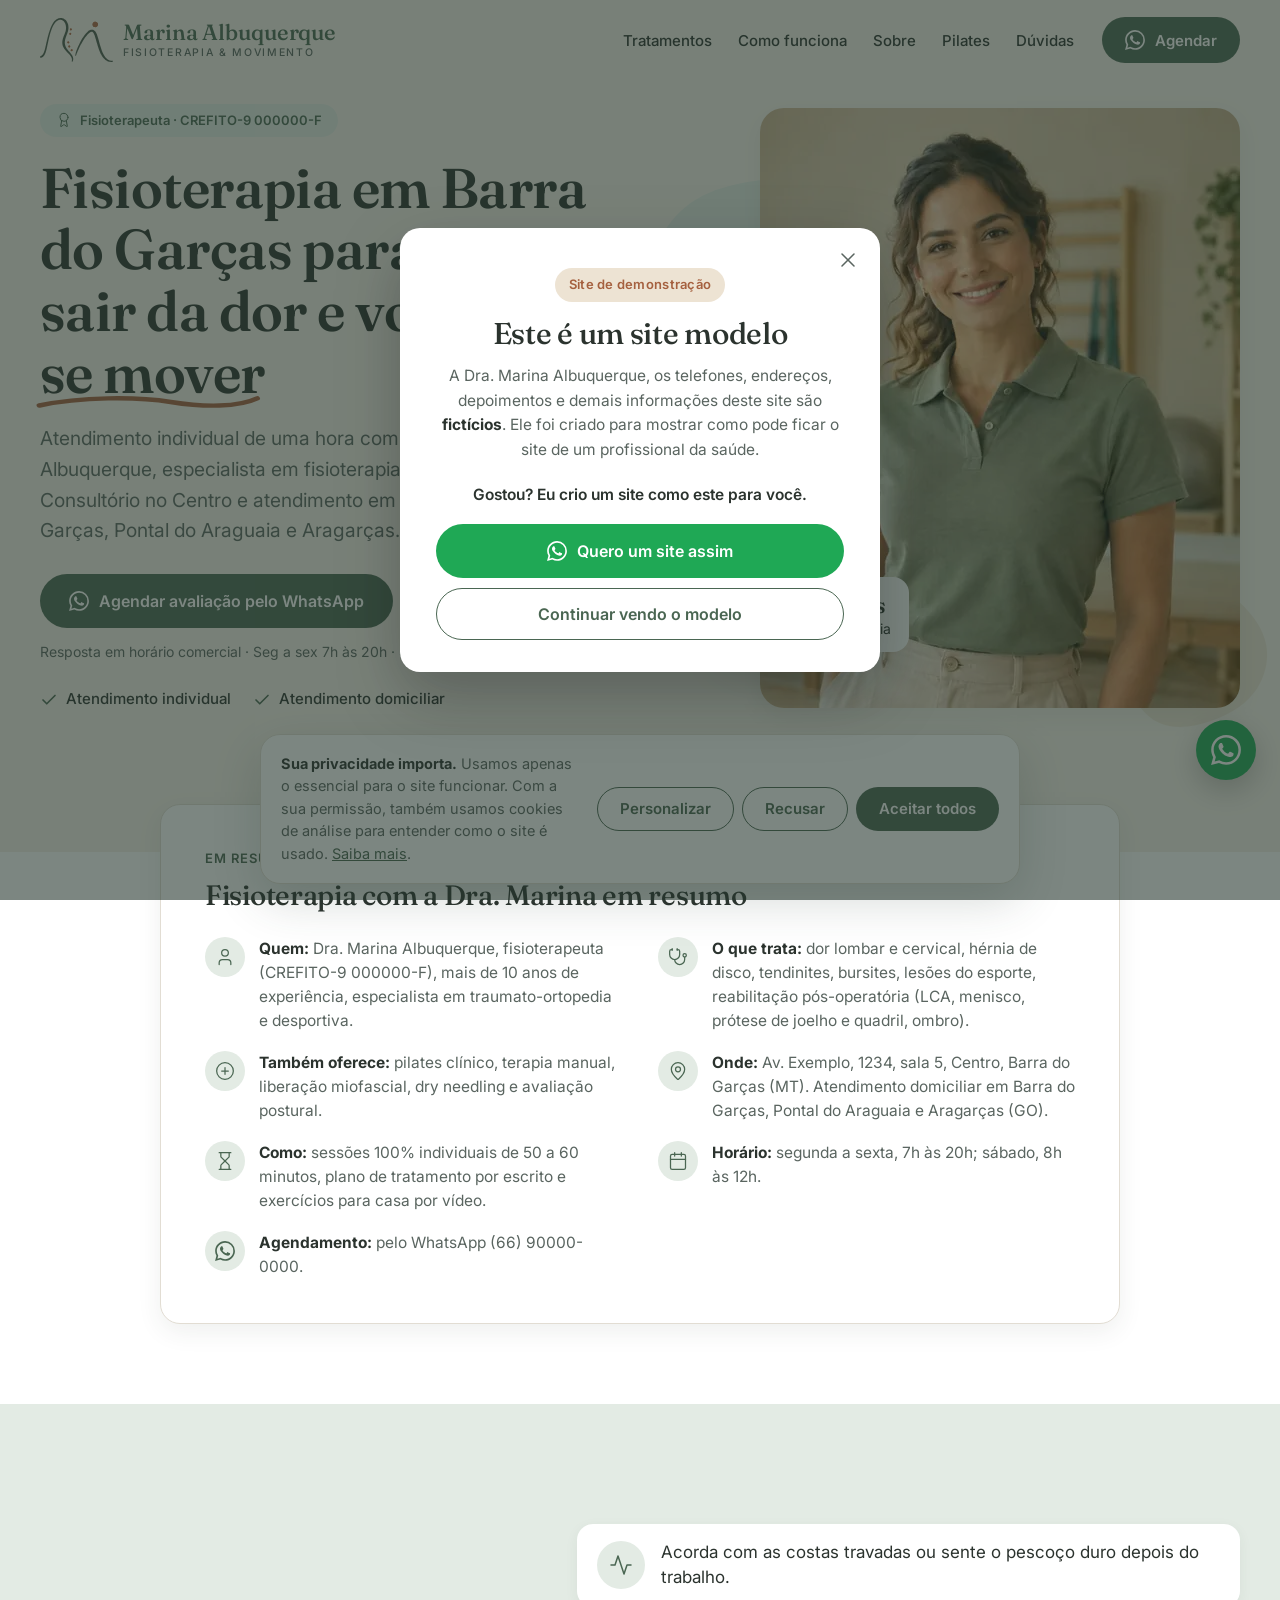
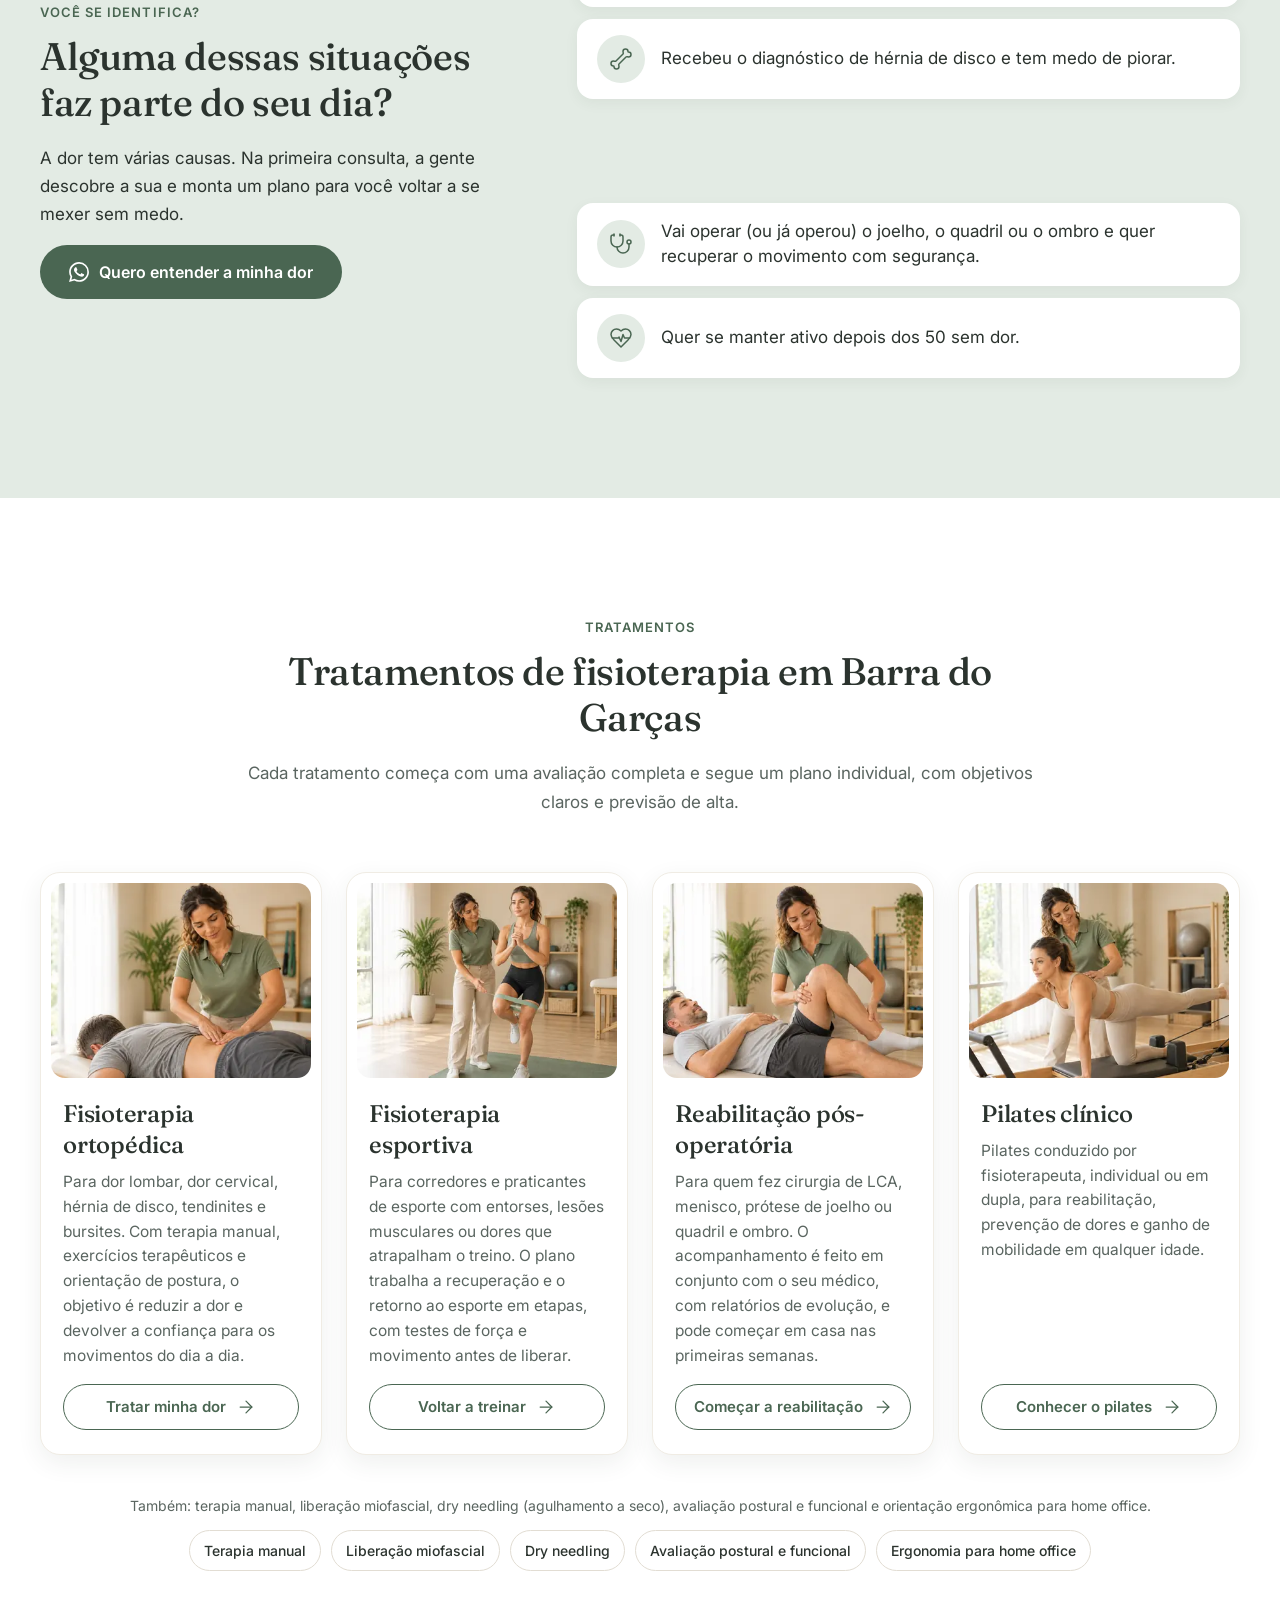
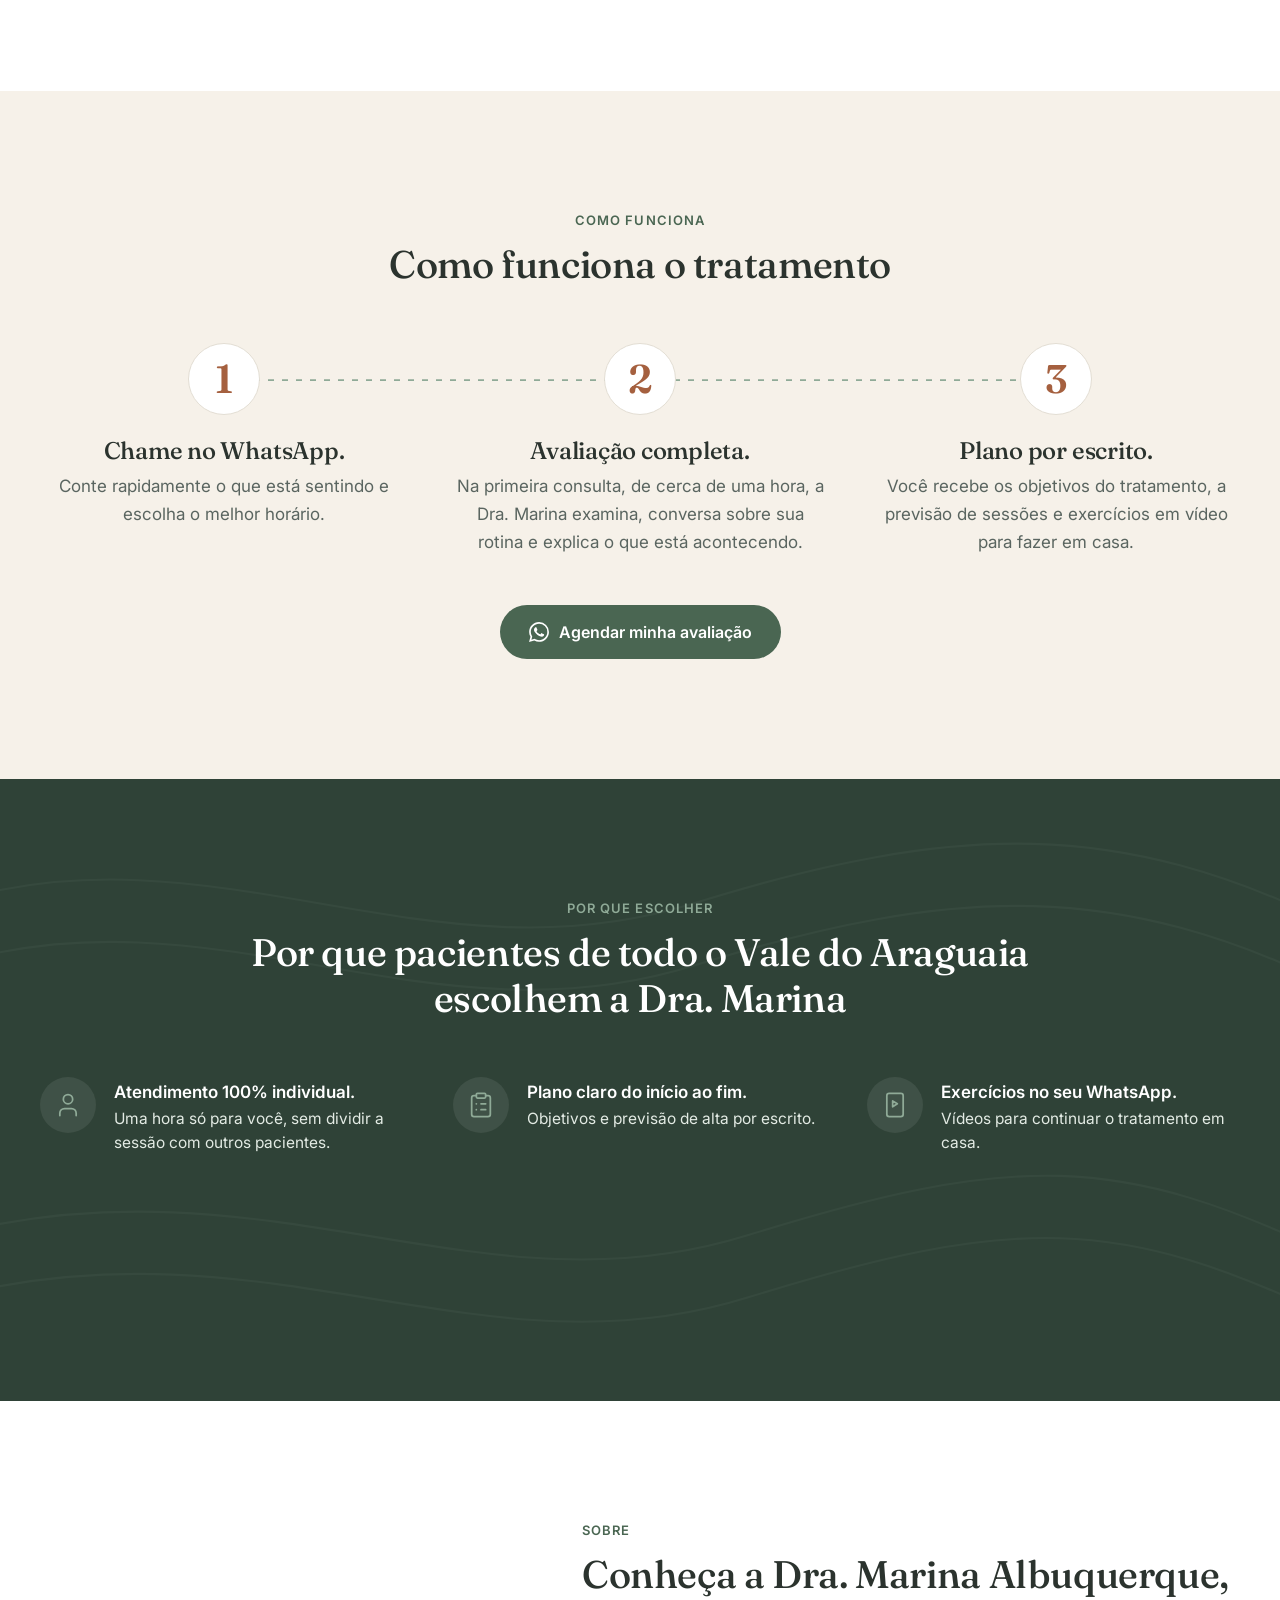
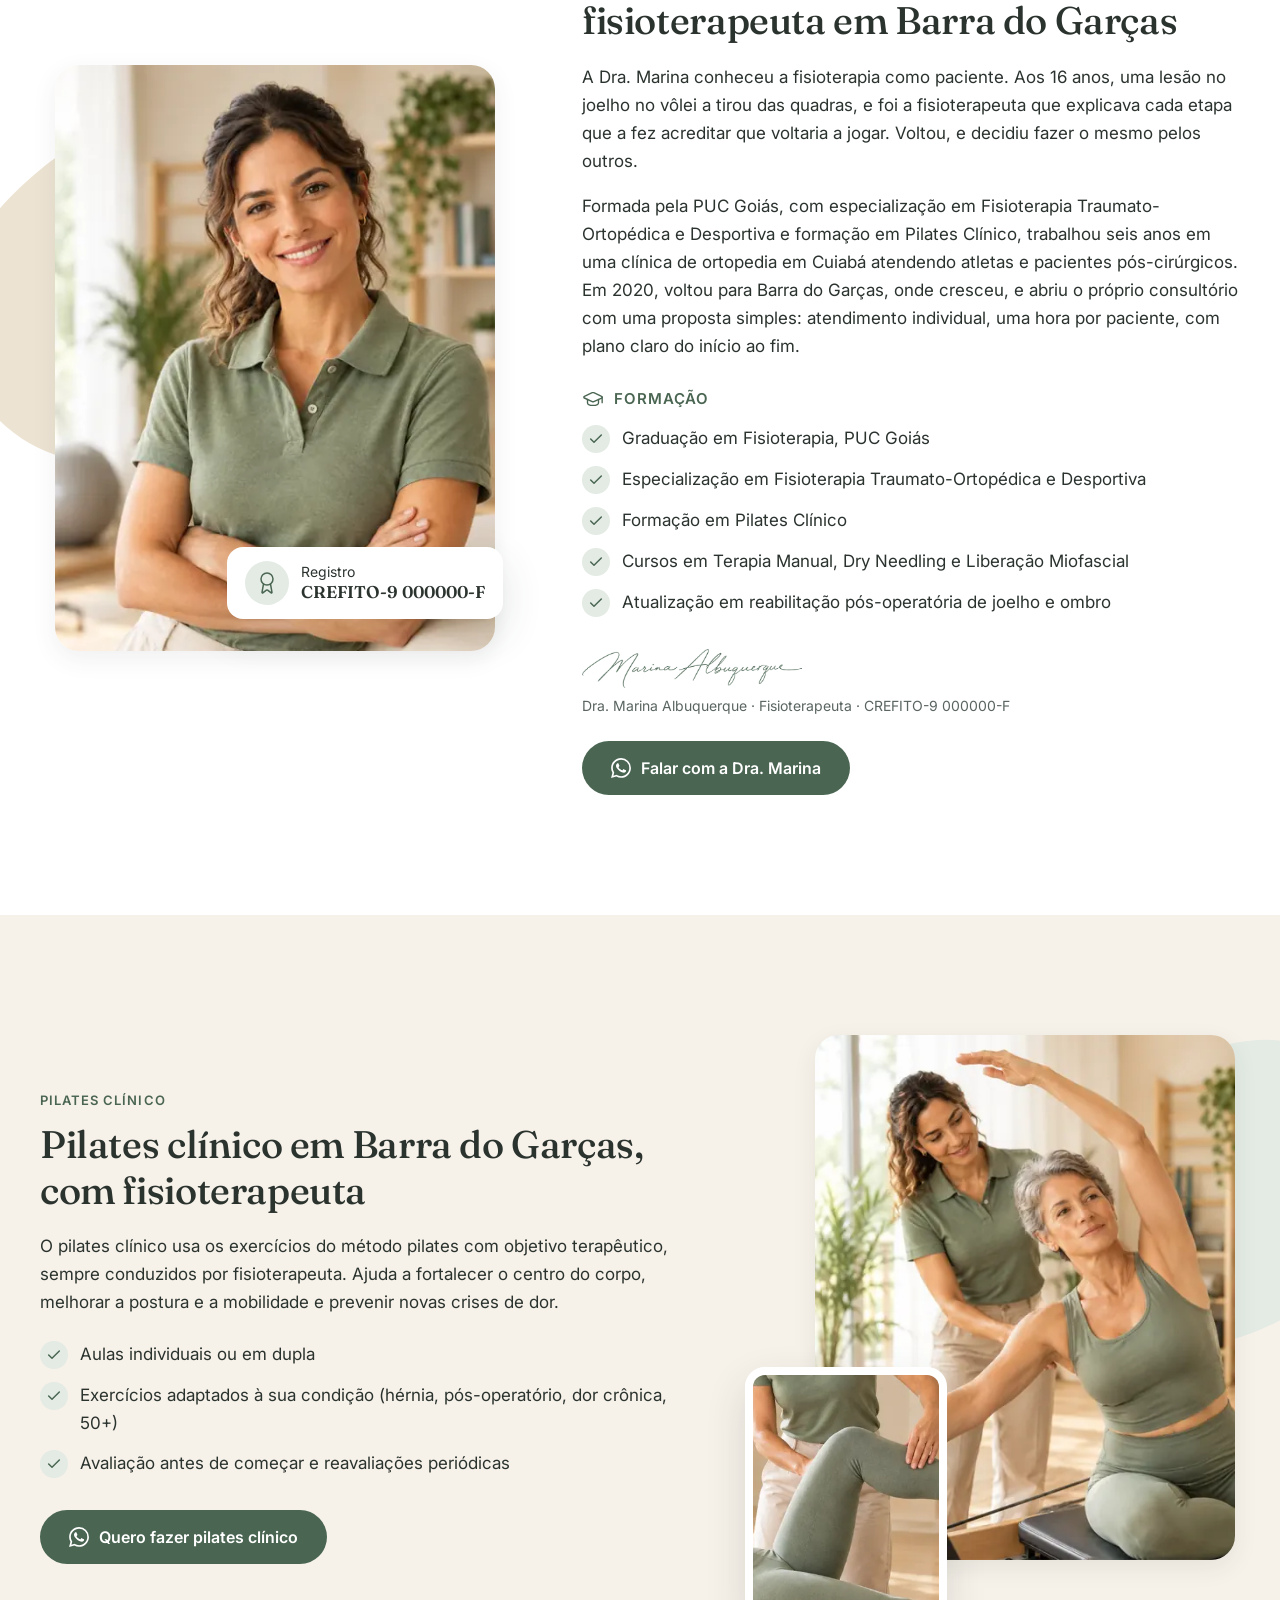
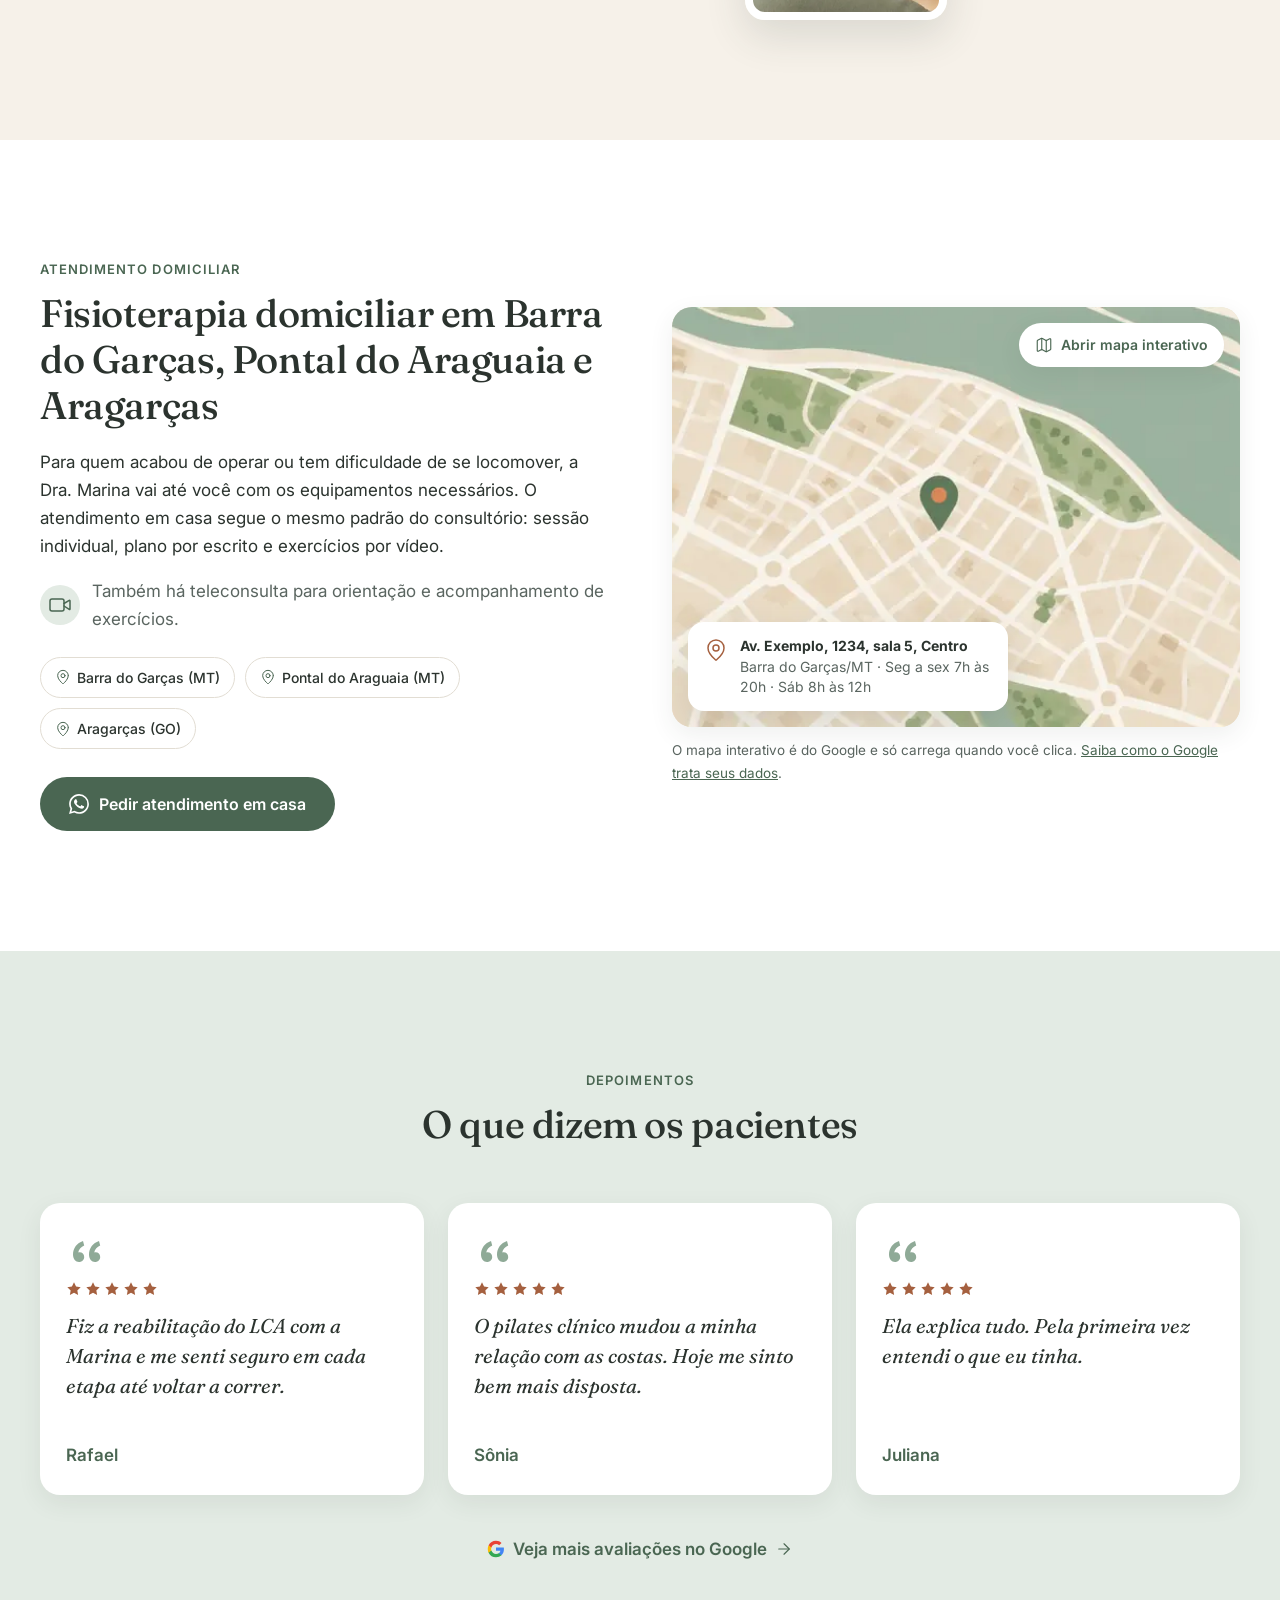
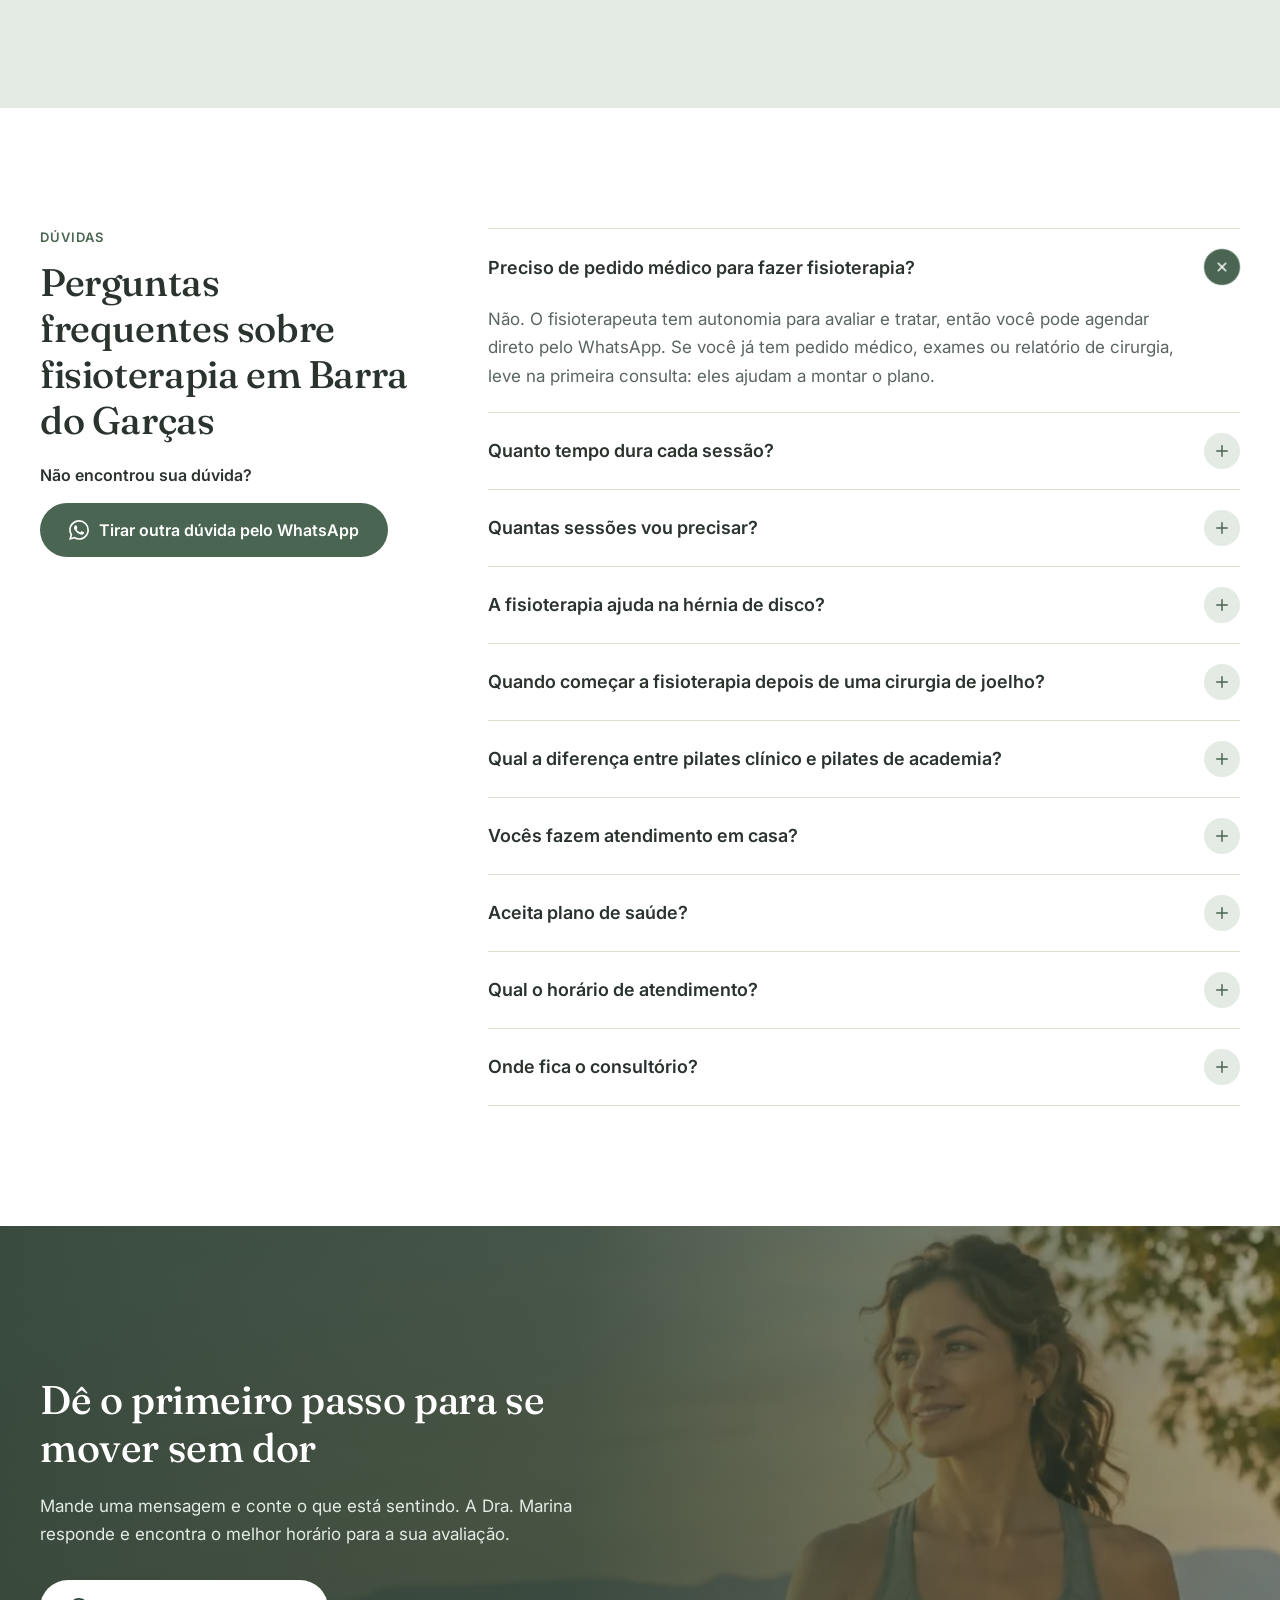
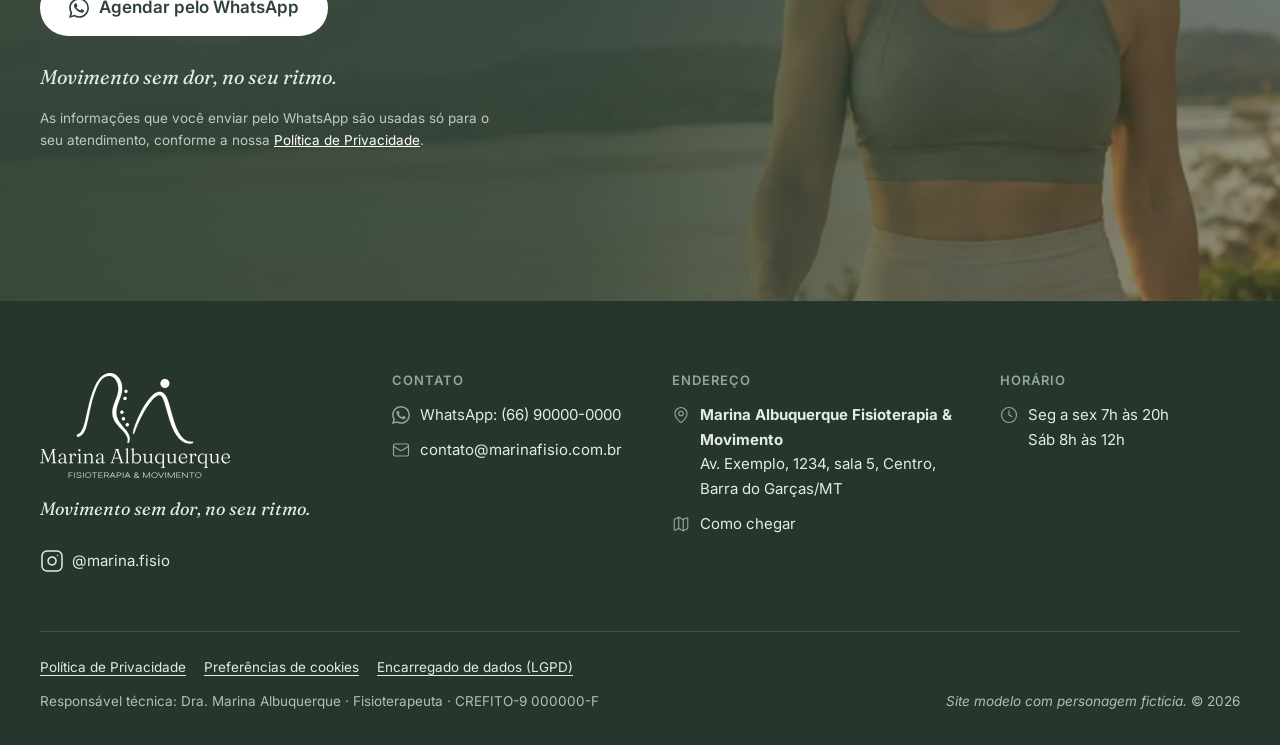
<file: index.html>
<!DOCTYPE html>
<html lang="pt-BR">
<head>
  <meta charset="utf-8">
  <meta name="viewport" content="width=device-width, initial-scale=1">
  <script>document.documentElement.classList.add('js');</script>

  <title>Fisioterapia em Barra do Garças | Dra. Marina Albuquerque</title>
  <meta name="description" content="Fisioterapia ortopédica, esportiva e pilates clínico em Barra do Garças (MT). Atendimento individual de 1 hora e domiciliar. Agende pelo WhatsApp.">
  <link rel="canonical" href="https://www.marinafisio.com.br/">
  <meta name="robots" content="index, follow, max-image-preview:large">
  <meta name="geo.region" content="BR-MT">
  <meta name="geo.placename" content="Barra do Garças">
  <meta name="theme-color" content="#4A6652">

  <!-- Open Graph -->
  <meta property="og:type" content="website">
  <meta property="og:locale" content="pt_BR">
  <meta property="og:url" content="https://www.marinafisio.com.br/">
  <meta property="og:site_name" content="Dra. Marina Albuquerque Fisioterapia">
  <meta property="og:title" content="Fisioterapia em Barra do Garças com a Dra. Marina Albuquerque">
  <meta property="og:description" content="Saia da dor e volte a se mexer com um plano individual. Consultório no Centro e atendimento domiciliar. Fale pelo WhatsApp.">
  <meta property="og:image" content="https://www.marinafisio.com.br/img/og-image.jpg">
  <meta property="og:image:width" content="1200">
  <meta property="og:image:height" content="630">
  <meta name="twitter:card" content="summary_large_image">

  <link rel="icon" href="img/favicon.svg" type="image/svg+xml">

  <!-- Fontes -->
  <link rel="preconnect" href="https://fonts.googleapis.com">
  <link rel="preconnect" href="https://fonts.gstatic.com" crossorigin>
  <link href="https://fonts.googleapis.com/css2?family=Fraunces:ital,opsz,wght@0,9..144,500;0,9..144,600;1,9..144,500&family=Inter:wght@400;500;600&display=swap" rel="stylesheet">

  <link rel="preload" as="image" href="img/hero-dra-marina-960.webp" imagesrcset="img/hero-dra-marina-480.webp 480w, img/hero-dra-marina-960.webp 960w" imagesizes="(min-width: 1024px) 480px, 90vw" fetchpriority="high">
  <link rel="stylesheet" href="css/style.css">
  <script src="js/consent.js" defer></script>

  <!-- Dados estruturados: clínica + profissional + site -->
  <script type="application/ld+json">
  {
    "@context": "https://schema.org",
    "@graph": [
      {
        "@type": "Physiotherapy",
        "@id": "https://www.marinafisio.com.br/#clinica",
        "name": "Marina Albuquerque Fisioterapia & Movimento",
        "url": "https://www.marinafisio.com.br/",
        "image": "https://www.marinafisio.com.br/img/consultorio-1200.webp",
        "logo": "https://www.marinafisio.com.br/img/logo.svg",
        "description": "Fisioterapia ortopédica, esportiva, reabilitação pós-operatória e pilates clínico em Barra do Garças (MT), com atendimento individual e domiciliar.",
        "telephone": "+55-66-90000-0000",
        "email": "contato@marinafisio.com.br",
        "address": {
          "@type": "PostalAddress",
          "streetAddress": "Av. Exemplo, 1234, sala 5",
          "addressLocality": "Barra do Garças",
          "addressRegion": "MT",
          "postalCode": "78600-000",
          "addressCountry": "BR"
        },
        "geo": { "@type": "GeoCoordinates", "latitude": -15.8900, "longitude": -52.2600 },
        "areaServed": [
          { "@type": "City", "name": "Barra do Garças" },
          { "@type": "City", "name": "Pontal do Araguaia" },
          { "@type": "City", "name": "Aragarças" }
        ],
        "openingHoursSpecification": [
          { "@type": "OpeningHoursSpecification", "dayOfWeek": ["Monday","Tuesday","Wednesday","Thursday","Friday"], "opens": "07:00", "closes": "20:00" },
          { "@type": "OpeningHoursSpecification", "dayOfWeek": "Saturday", "opens": "08:00", "closes": "12:00" }
        ],
        "availableService": [
          { "@type": "MedicalTherapy", "name": "Fisioterapia ortopédica" },
          { "@type": "MedicalTherapy", "name": "Fisioterapia esportiva" },
          { "@type": "MedicalTherapy", "name": "Reabilitação pós-operatória" },
          { "@type": "MedicalTherapy", "name": "Pilates clínico" },
          { "@type": "MedicalTherapy", "name": "Fisioterapia domiciliar" }
        ],
        "founder": { "@id": "https://www.marinafisio.com.br/#marina" },
        "sameAs": [
          "https://www.instagram.com/marina.fisio",
          "https://g.page/LINK-DO-PERFIL-GOOGLE"
        ]
      },
      {
        "@type": "Person",
        "@id": "https://www.marinafisio.com.br/#marina",
        "name": "Marina Albuquerque",
        "honorificPrefix": "Dra.",
        "jobTitle": "Fisioterapeuta",
        "description": "Fisioterapeuta especialista em traumato-ortopedia e desportiva, com formação em pilates clínico e mais de 10 anos de experiência.",
        "identifier": { "@type": "PropertyValue", "propertyID": "CREFITO-9", "value": "000000-F" },
        "alumniOf": { "@type": "CollegeOrUniversity", "name": "Pontifícia Universidade Católica de Goiás" },
        "knowsAbout": ["Fisioterapia ortopédica","Fisioterapia esportiva","Reabilitação pós-operatória","Pilates clínico","Dor lombar","Hérnia de disco","Dry needling","Terapia manual"],
        "worksFor": { "@id": "https://www.marinafisio.com.br/#clinica" },
        "image": "https://www.marinafisio.com.br/img/sobre-dra-marina-900.webp",
        "sameAs": ["https://www.instagram.com/marina.fisio"]
      },
      {
        "@type": "WebSite",
        "@id": "https://www.marinafisio.com.br/#site",
        "url": "https://www.marinafisio.com.br/",
        "name": "Dra. Marina Albuquerque Fisioterapia",
        "inLanguage": "pt-BR",
        "publisher": { "@id": "https://www.marinafisio.com.br/#clinica" }
      }
    ]
  }
  </script>

  <!-- Dados estruturados: perguntas frequentes (texto idêntico ao da página) -->
  <script type="application/ld+json">
  {
    "@context": "https://schema.org",
    "@type": "FAQPage",
    "mainEntity": [
      { "@type": "Question", "name": "Preciso de pedido médico para fazer fisioterapia?", "acceptedAnswer": { "@type": "Answer", "text": "Não. O fisioterapeuta tem autonomia para avaliar e tratar, então você pode agendar direto pelo WhatsApp. Se você já tem pedido médico, exames ou relatório de cirurgia, leve na primeira consulta: eles ajudam a montar o plano." } },
      { "@type": "Question", "name": "Quanto tempo dura cada sessão?", "acceptedAnswer": { "@type": "Answer", "text": "Cada sessão dura de 50 a 60 minutos e é 100% individual. A primeira consulta é uma avaliação completa, com conversa, exame físico e explicação do plano de tratamento." } },
      { "@type": "Question", "name": "Quantas sessões vou precisar?", "acceptedAnswer": { "@type": "Answer", "text": "Depende da sua condição, do tempo de dor e dos seus objetivos. Depois da avaliação, você recebe um plano por escrito com a previsão de sessões, que é revisado conforme a evolução." } },
      { "@type": "Question", "name": "A fisioterapia ajuda na hérnia de disco?", "acceptedAnswer": { "@type": "Answer", "text": "Sim, a fisioterapia é um dos tratamentos indicados para hérnia de disco. Com exercícios, terapia manual e orientação de postura, o objetivo é reduzir a dor, melhorar o movimento e diminuir o risco de novas crises. O plano é definido depois da avaliação." } },
      { "@type": "Question", "name": "Quando começar a fisioterapia depois de uma cirurgia de joelho?", "acceptedAnswer": { "@type": "Answer", "text": "Em geral, nos primeiros dias após a cirurgia, conforme a liberação do seu médico. A Dra. Marina segue o protocolo do cirurgião, envia relatórios de evolução e pode iniciar o atendimento em casa nas primeiras semanas." } },
      { "@type": "Question", "name": "Qual a diferença entre pilates clínico e pilates de academia?", "acceptedAnswer": { "@type": "Answer", "text": "O pilates clínico é conduzido por fisioterapeuta e tem objetivo terapêutico: tratar dores, reabilitar lesões e prevenir novas. Os exercícios são escolhidos a partir de uma avaliação, em aulas individuais ou em dupla." } },
      { "@type": "Question", "name": "Vocês fazem atendimento em casa?", "acceptedAnswer": { "@type": "Answer", "text": "Sim. O atendimento domiciliar é feito em Barra do Garças, Pontal do Araguaia e Aragarças (GO), especialmente para quem está no pós-operatório ou tem dificuldade de locomoção. Combine pelo WhatsApp." } },
      { "@type": "Question", "name": "Aceita plano de saúde?", "acceptedAnswer": { "@type": "Answer", "text": "Fale com a gente pelo WhatsApp para saber as opções de pagamento e se é possível emitir recibo para reembolso do seu plano." } },
      { "@type": "Question", "name": "Qual o horário de atendimento?", "acceptedAnswer": { "@type": "Answer", "text": "De segunda a sexta, das 7h às 20h, e aos sábados, das 8h às 12h. O agendamento é feito pelo WhatsApp (66) 90000-0000." } },
      { "@type": "Question", "name": "Onde fica o consultório?", "acceptedAnswer": { "@type": "Answer", "text": "Na Av. Exemplo, 1234, sala 5, no Centro de Barra do Garças (MT). O consultório atende pacientes de todo o Vale do Araguaia." } }
    ]
  }
  </script>
</head>
<body>

<!-- Ícones (Lucide, traço 1,5 px) -->
<svg xmlns="http://www.w3.org/2000/svg" style="display:none" aria-hidden="true">
  <symbol id="i-whatsapp" viewBox="0 0 24 24"><path d="M17.472 14.382c-.297-.149-1.758-.867-2.03-.967-.273-.099-.471-.148-.67.15-.197.297-.767.966-.94 1.164-.173.199-.347.223-.644.075-.297-.15-1.255-.463-2.39-1.475-.883-.788-1.48-1.761-1.653-2.059-.173-.297-.018-.458.13-.606.134-.133.298-.347.446-.52.149-.174.198-.298.298-.497.099-.198.05-.371-.025-.52-.075-.149-.669-1.612-.916-2.207-.242-.579-.487-.5-.669-.51-.173-.008-.371-.01-.57-.01-.198 0-.52.074-.792.372-.272.297-1.04 1.016-1.04 2.479 0 1.462 1.065 2.875 1.213 3.074.149.198 2.096 3.2 5.077 4.487.709.306 1.262.489 1.694.625.712.227 1.36.195 1.871.118.571-.085 1.758-.719 2.006-1.413.248-.694.248-1.289.173-1.413-.074-.124-.272-.198-.57-.347m-5.421 7.403h-.004a9.87 9.87 0 0 1-5.031-1.378l-.361-.214-3.741.982.998-3.648-.235-.374a9.86 9.86 0 0 1-1.51-5.26c.001-5.45 4.436-9.884 9.888-9.884 2.64 0 5.122 1.03 6.988 2.898a9.825 9.825 0 0 1 2.893 6.994c-.003 5.45-4.437 9.884-9.885 9.884m8.413-18.297A11.815 11.815 0 0 0 12.05 0C5.495 0 .16 5.335.157 11.892c0 2.096.547 4.142 1.588 5.945L.057 24l6.305-1.654a11.882 11.882 0 0 0 5.683 1.448h.005c6.554 0 11.89-5.335 11.893-11.893a11.821 11.821 0 0 0-3.48-8.413z"/></symbol>
  <symbol id="i-user" viewBox="0 0 24 24"><path d="M19 21v-2a4 4 0 0 0-4-4H9a4 4 0 0 0-4 4v2"/><circle cx="12" cy="7" r="4"/></symbol>
  <symbol id="i-stethoscope" viewBox="0 0 24 24"><path d="M11 2v2"/><path d="M5 2v2"/><path d="M5 3H4a2 2 0 0 0-2 2v4a6 6 0 0 0 12 0V5a2 2 0 0 0-2-2h-1"/><path d="M8 15a6 6 0 0 0 12 0v-3"/><circle cx="20" cy="10" r="2"/></symbol>
  <symbol id="i-plus-circle" viewBox="0 0 24 24"><circle cx="12" cy="12" r="10"/><path d="M8 12h8"/><path d="M12 8v8"/></symbol>
  <symbol id="i-plus" viewBox="0 0 24 24"><path d="M5 12h14"/><path d="M12 5v14"/></symbol>
  <symbol id="i-map-pin" viewBox="0 0 24 24"><path d="M20 10c0 4.993-5.539 10.193-7.399 11.799a1 1 0 0 1-1.202 0C9.539 20.193 4 14.993 4 10a8 8 0 0 1 16 0"/><circle cx="12" cy="10" r="3"/></symbol>
  <symbol id="i-clock" viewBox="0 0 24 24"><circle cx="12" cy="12" r="10"/><path d="M12 6v6l4 2"/></symbol>
  <symbol id="i-calendar" viewBox="0 0 24 24"><path d="M8 2v4"/><path d="M16 2v4"/><rect width="18" height="18" x="3" y="4" rx="2"/><path d="M3 10h18"/></symbol>
  <symbol id="i-hourglass" viewBox="0 0 24 24"><path d="M5 22h14"/><path d="M5 2h14"/><path d="M17 22v-4.172a2 2 0 0 0-.586-1.414L12 12l-4.414 4.414A2 2 0 0 0 7 17.828V22"/><path d="M7 2v4.172a2 2 0 0 0 .586 1.414L12 12l4.414-4.414A2 2 0 0 0 17 6.172V2"/></symbol>
  <symbol id="i-activity" viewBox="0 0 24 24"><path d="M22 12h-4l-3 9L9 3l-3 9H2"/></symbol>
  <symbol id="i-footprints" viewBox="0 0 24 24"><path d="M4 16v-2.38C4 11.5 2.97 10.5 3 8c.03-2.72 1.49-6 4.5-6C9.37 2 10 3.8 10 5.5c0 3.11-2 5.66-2 8.68V16a2 2 0 1 1-4 0Z"/><path d="M20 20v-2.38c0-2.12 1.03-3.12 1-5.62-.03-2.72-1.49-6-4.5-6C14.63 6 14 7.8 14 9.5c0 3.11 2 5.66 2 8.68V20a2 2 0 1 0 4 0Z"/><path d="M16 17h4"/><path d="M4 13h4"/></symbol>
  <symbol id="i-bone" viewBox="0 0 24 24"><path d="M17 10c.7-.7 1.69 0 2.5 0a2.5 2.5 0 1 0 0-5 .5.5 0 0 1-.5-.5 2.5 2.5 0 1 0-5 0c0 .81.7 1.8 0 2.5l-7 7c-.7.7-1.69 0-2.5 0a2.5 2.5 0 0 0 0 5c.28 0 .5.22.5.5a2.5 2.5 0 1 0 5 0c0-.81-.7-1.8 0-2.5Z"/></symbol>
  <symbol id="i-heart-pulse" viewBox="0 0 24 24"><path d="M19 14c1.49-1.46 3-3.21 3-5.5A5.5 5.5 0 0 0 16.5 3c-1.76 0-3 .5-4.5 2-1.5-1.5-2.74-2-4.5-2A5.5 5.5 0 0 0 2 8.5c0 2.3 1.5 4.05 3 5.5l7 7Z"/><path d="M3.22 12H9.5l.5-1 2 4.5 2-7 1.5 3.5h5.27"/></symbol>
  <symbol id="i-clipboard" viewBox="0 0 24 24"><rect width="8" height="4" x="8" y="2" rx="1"/><path d="M16 4h2a2 2 0 0 1 2 2v14a2 2 0 0 1-2 2H6a2 2 0 0 1-2-2V6a2 2 0 0 1 2-2h2"/><path d="M12 11h4"/><path d="M12 16h4"/><path d="M8 11h.01"/><path d="M8 16h.01"/></symbol>
  <symbol id="i-smartphone" viewBox="0 0 24 24"><rect width="14" height="20" x="5" y="2" rx="2"/><path d="m10 8.5 4 2.5-4 2.5z"/></symbol>
  <symbol id="i-file" viewBox="0 0 24 24"><path d="M15 2H6a2 2 0 0 0-2 2v16a2 2 0 0 0 2 2h12a2 2 0 0 0 2-2V7Z"/><path d="M14 2v4a2 2 0 0 0 2 2h4"/><path d="M10 9H8"/><path d="M16 13H8"/><path d="M16 17H8"/></symbol>
  <symbol id="i-home" viewBox="0 0 24 24"><path d="M15 21v-8a1 1 0 0 0-1-1h-4a1 1 0 0 0-1 1v8"/><path d="M3 10a2 2 0 0 1 .709-1.528l7-5.999a2 2 0 0 1 2.582 0l7 5.999A2 2 0 0 1 21 10v9a2 2 0 0 1-2 2H5a2 2 0 0 1-2-2z"/></symbol>
  <symbol id="i-cap" viewBox="0 0 24 24"><path d="M21.42 10.922a1 1 0 0 0-.019-1.838L12.83 5.18a2 2 0 0 0-1.66 0L2.6 9.08a1 1 0 0 0 0 1.832l8.57 3.908a2 2 0 0 0 1.66 0z"/><path d="M22 10v6"/><path d="M6 12.5V16a6 3 0 0 0 12 0v-3.5"/></symbol>
  <symbol id="i-check" viewBox="0 0 24 24"><path d="M20 6 9 17l-5-5"/></symbol>
  <symbol id="i-award" viewBox="0 0 24 24"><path d="m15.477 12.89 1.515 8.526a.5.5 0 0 1-.81.47l-3.58-2.687a1 1 0 0 0-1.197 0l-3.586 2.686a.5.5 0 0 1-.81-.469l1.514-8.526"/><circle cx="12" cy="8" r="6"/></symbol>
  <symbol id="i-star" viewBox="0 0 24 24"><path d="M12 2l3.09 6.26L22 9.27l-5 4.87 1.18 6.88L12 17.77l-6.18 3.25L7 14.14 2 9.27l6.91-1.01z"/></symbol>
  <symbol id="i-quote" viewBox="0 0 40 40"><path d="M17 10c-6 2-10 7-10 13.5C7 28 9.6 31 13 31c3 0 5.2-2.2 5.2-5s-2-4.8-4.6-4.8c-.6 0-1 0-1.4.2.6-3 3-5.8 6-7L17 10Zm16 0c-6 2-10 7-10 13.5 0 4.5 2.6 7.5 6 7.5 3 0 5.2-2.2 5.2-5s-2-4.8-4.6-4.8c-.6 0-1 0-1.4.2.6-3 3-5.8 6-7L33 10Z"/></symbol>
  <symbol id="i-video" viewBox="0 0 24 24"><path d="m16 13 5.223 3.482a.5.5 0 0 0 .777-.416V7.87a.5.5 0 0 0-.752-.432L16 10.5"/><rect x="2" y="6" width="14" height="12" rx="2"/></symbol>
  <symbol id="i-menu" viewBox="0 0 24 24"><path d="M4 7h16"/><path d="M4 12h16"/><path d="M4 17h16"/></symbol>
  <symbol id="i-x" viewBox="0 0 24 24"><path d="M18 6 6 18"/><path d="m6 6 12 12"/></symbol>
  <symbol id="i-arrow" viewBox="0 0 24 24"><path d="M5 12h14"/><path d="m12 5 7 7-7 7"/></symbol>
  <symbol id="i-mail" viewBox="0 0 24 24"><rect width="20" height="16" x="2" y="4" rx="2"/><path d="m22 7-8.97 5.7a1.94 1.94 0 0 1-2.06 0L2 7"/></symbol>
  <symbol id="i-instagram" viewBox="0 0 24 24"><rect width="20" height="20" x="2" y="2" rx="5"/><path d="M16 11.37A4 4 0 1 1 12.63 8 4 4 0 0 1 16 11.37z"/><path d="M17.5 6.5h.01"/></symbol>
  <symbol id="i-map" viewBox="0 0 24 24"><path d="M14.106 5.553a2 2 0 0 0 1.788 0l3.659-1.83A1 1 0 0 1 21 4.619v12.764a1 1 0 0 1-.553.894l-4.553 2.277a2 2 0 0 1-1.788 0l-4.212-2.106a2 2 0 0 0-1.788 0l-3.659 1.83A1 1 0 0 1 3 19.381V6.618a1 1 0 0 1 .553-.894l4.553-2.277a2 2 0 0 1 1.788 0z"/><path d="M15 5.764v15"/><path d="M9 3.236v15"/></symbol>
  <symbol id="i-google" viewBox="0 0 24 24"><path fill="#4285F4" stroke="none" d="M22.56 12.25c0-.78-.07-1.53-.2-2.25H12v4.26h5.92a5.06 5.06 0 0 1-2.2 3.32v2.76h3.57c2.08-1.92 3.27-4.74 3.27-8.09z"/><path fill="#34A853" stroke="none" d="M12 23c2.97 0 5.46-.98 7.28-2.66l-3.57-2.77c-.98.66-2.23 1.06-3.71 1.06-2.86 0-5.29-1.93-6.16-4.53H2.18v2.84A11 11 0 0 0 12 23z"/><path fill="#FBBC05" stroke="none" d="M5.84 14.09A6.6 6.6 0 0 1 5.5 12c0-.73.13-1.43.35-2.09V7.07H2.18A11 11 0 0 0 1 12c0 1.78.43 3.45 1.18 4.93l3.66-2.84z"/><path fill="#EA4335" stroke="none" d="M12 5.38c1.62 0 3.06.56 4.21 1.64l3.15-3.15C17.45 2.09 14.97 1 12 1A11 11 0 0 0 2.18 7.07l3.66 2.84C6.71 7.31 9.14 5.38 12 5.38z"/></symbol>
</svg>

<a class="skip-link" href="#conteudo">Pular para o conteúdo</a>

<!-- ================= HEADER ================= -->
<header class="site-header">
  <div class="container header-inner">
    <a class="brand" href="#inicio" aria-label="Marina Albuquerque Fisioterapia &amp; Movimento, voltar ao início">
      <img src="img/simbolo.svg" alt="" width="74" height="44">
      <span class="brand-text">
        <span class="brand-name">Marina Albuquerque</span>
        <span class="brand-sub">Fisioterapia &amp; Movimento</span>
      </span>
    </a>

    <nav class="nav-desktop" aria-label="Menu principal">
      <ul>
        <li><a href="#tratamentos">Tratamentos</a></li>
        <li><a href="#como-funciona">Como funciona</a></li>
        <li><a href="#sobre">Sobre</a></li>
        <li><a href="#pilates">Pilates</a></li>
        <li><a href="#duvidas">Dúvidas</a></li>
      </ul>
      <a id="cta-header" class="btn btn-primary btn-sm" href="https://wa.me/5566900000000?text=Ol%C3%A1%2C%20Dra.%20Marina!%20Vim%20pelo%20site%20e%20gostaria%20de%20agendar%20uma%20avalia%C3%A7%C3%A3o." target="_blank" rel="noopener">
        <svg class="icon icon-fill" aria-hidden="true"><use href="#i-whatsapp"/></svg>Agendar
      </a>
    </nav>

    <button class="menu-toggle" type="button" aria-expanded="false" aria-controls="menu-mobile" aria-label="Abrir menu">
      <svg class="icon" aria-hidden="true"><use href="#i-menu"/></svg>
    </button>
  </div>
</header>

<div class="mobile-menu" id="menu-mobile" aria-hidden="true">
  <div class="mobile-menu-top">
    <a class="brand" href="#inicio" aria-label="Voltar ao início">
      <img src="img/simbolo.svg" alt="" width="60" height="36">
      <span class="brand-text">
        <span class="brand-name">Marina Albuquerque</span>
        <span class="brand-sub">Fisioterapia &amp; Movimento</span>
      </span>
    </a>
    <button class="menu-toggle menu-close" type="button" aria-label="Fechar menu">
      <svg class="icon" aria-hidden="true"><use href="#i-x"/></svg>
    </button>
  </div>
  <nav aria-label="Menu mobile">
    <ul>
      <li><a href="#tratamentos">Tratamentos</a></li>
      <li><a href="#como-funciona">Como funciona</a></li>
      <li><a href="#sobre">Sobre</a></li>
      <li><a href="#pilates">Pilates</a></li>
      <li><a href="#depoimentos">Depoimentos</a></li>
      <li><a href="#duvidas">Dúvidas</a></li>
      <li><a href="#contato">Contato</a></li>
    </ul>
  </nav>
  <a id="cta-menu" class="btn btn-primary" href="https://wa.me/5566900000000?text=Ol%C3%A1%2C%20Dra.%20Marina!%20Vim%20pelo%20site%20e%20gostaria%20de%20agendar%20uma%20avalia%C3%A7%C3%A3o." target="_blank" rel="noopener">
    <svg class="icon icon-fill" aria-hidden="true"><use href="#i-whatsapp"/></svg>Agendar avaliação pelo WhatsApp
  </a>
</div>

<main id="conteudo">

  <!-- ================= 1. HERO ================= -->
  <section class="hero" id="inicio" aria-labelledby="titulo-hero">
    <div class="container hero-grid">
      <div class="hero-copy">
        <span class="badge hero-in" style="--i:0">
          <svg class="icon" aria-hidden="true"><use href="#i-award"/></svg>
          Fisioterapeuta · CREFITO-9 000000-F
        </span>
        <h1 id="titulo-hero" class="hero-in" style="--i:1">
          Fisioterapia em Barra do Garças para você sair da dor e voltar a
          <span class="underline-word">se mover<svg viewBox="0 0 200 20" preserveAspectRatio="none" aria-hidden="true"><path d="M3 14 C 40 4, 90 4, 120 10 S 180 16, 197 6" fill="none" stroke="currentColor" stroke-width="5" stroke-linecap="round"/></svg></span>
        </h1>
        <p class="lead hero-in" style="--i:2">
          Atendimento individual de uma hora com a Dra. Marina Albuquerque, especialista em fisioterapia ortopédica e esportiva. Consultório no Centro e atendimento em casa em Barra do Garças, Pontal do Araguaia e Aragarças.
        </p>
        <div class="hero-cta hero-in" style="--i:3">
          <a id="cta-hero" class="btn btn-primary btn-block-m" href="https://wa.me/5566900000000?text=Ol%C3%A1%2C%20Dra.%20Marina!%20Vim%20pelo%20site%20e%20gostaria%20de%20agendar%20uma%20avalia%C3%A7%C3%A3o." target="_blank" rel="noopener">
            <svg class="icon icon-fill" aria-hidden="true"><use href="#i-whatsapp"/></svg>Agendar avaliação pelo WhatsApp
          </a>
          <p class="hero-micro">Resposta em horário comercial · Seg a sex 7h às 20h · Sáb 8h às 12h</p>
        </div>
        <ul class="hero-facts hero-in" style="--i:4">
          <li><svg class="icon" aria-hidden="true"><use href="#i-check"/></svg>Atendimento individual</li>
          <li><svg class="icon" aria-hidden="true"><use href="#i-check"/></svg>Atendimento domiciliar</li>
        </ul>
      </div>

      <div class="hero-media hero-in" style="--i:2">
        <svg class="blob" viewBox="0 0 200 200" aria-hidden="true"><path fill="currentColor" d="M44.7,-58.4C57.1,-49.8,66,-35.6,70.4,-20C74.8,-4.4,74.7,12.6,68.3,26.8C61.9,41,49.2,52.4,34.6,60.2C20,68,3.5,72.2,-13.6,70.5C-30.7,68.8,-48.4,61.2,-59.6,48C-70.8,34.8,-75.6,16,-74.2,-1.9C-72.8,-19.8,-65.3,-36.8,-52.8,-45.6C-40.3,-54.4,-22.8,-55,-6.4,-56.9C10,-58.8,32.3,-67,44.7,-58.4Z" transform="translate(100 100)"/></svg>
        <svg class="blob blob-2" viewBox="0 0 200 200" aria-hidden="true"><path fill="currentColor" d="M39.5,-49.4C51.2,-38.5,60.7,-25.5,63.3,-11C65.9,3.5,61.6,19.5,52.5,31.6C43.4,43.7,29.5,51.9,13.8,57.4C-1.9,62.9,-19.4,65.7,-33.5,59.4C-47.6,53.1,-58.3,37.7,-63.2,20.7C-68.1,3.7,-67.2,-14.9,-58.7,-28.4C-50.2,-41.9,-34.1,-50.3,-19.4,-59.6C-4.7,-68.9,8.6,-79.1,21.2,-76.2C33.8,-73.3,27.8,-60.3,39.5,-49.4Z" transform="translate(100 100)"/></svg>
        <div class="hero-photo hero-photo-in">
          <img src="img/hero-dra-marina-960.webp"
               srcset="img/hero-dra-marina-480.webp 480w, img/hero-dra-marina-960.webp 960w"
               sizes="(min-width: 1024px) 480px, 90vw"
               width="960" height="1200" fetchpriority="high"
               alt="Dra. Marina Albuquerque, fisioterapeuta em Barra do Garças, no consultório">
        </div>
        <div class="float-card" aria-hidden="true">
          <span class="ic"><svg class="icon" aria-hidden="true"><use href="#i-award"/></svg></span>
          <span><strong>+10 anos</strong>de experiência</span>
        </div>
      </div>
    </div>
  </section>

  <!-- ================= 2. EM RESUMO ================= -->
  <section class="summary-wrap bg-branco" aria-labelledby="titulo-resumo">
    <div class="container">
      <div class="summary-box reveal">
        <span class="eyebrow">Em resumo</span>
        <h2 id="titulo-resumo">Fisioterapia com a Dra. Marina em resumo</h2>
        <ul class="summary-list">
          <li><span class="ic"><svg class="icon" aria-hidden="true"><use href="#i-user"/></svg></span><span><strong>Quem:</strong> <span class="txt">Dra. Marina Albuquerque, fisioterapeuta (CREFITO-9 000000-F), mais de 10 anos de experiência, especialista em traumato-ortopedia e desportiva.</span></span></li>
          <li><span class="ic"><svg class="icon" aria-hidden="true"><use href="#i-stethoscope"/></svg></span><span><strong>O que trata:</strong> <span class="txt">dor lombar e cervical, hérnia de disco, tendinites, bursites, lesões do esporte, reabilitação pós-operatória (LCA, menisco, prótese de joelho e quadril, ombro).</span></span></li>
          <li><span class="ic"><svg class="icon" aria-hidden="true"><use href="#i-plus-circle"/></svg></span><span><strong>Também oferece:</strong> <span class="txt">pilates clínico, terapia manual, liberação miofascial, dry needling e avaliação postural.</span></span></li>
          <li><span class="ic"><svg class="icon" aria-hidden="true"><use href="#i-map-pin"/></svg></span><span><strong>Onde:</strong> <span class="txt">Av. Exemplo, 1234, sala 5, Centro, Barra do Garças (MT). Atendimento domiciliar em Barra do Garças, Pontal do Araguaia e Aragarças (GO).</span></span></li>
          <li><span class="ic"><svg class="icon" aria-hidden="true"><use href="#i-hourglass"/></svg></span><span><strong>Como:</strong> <span class="txt">sessões 100% individuais de 50 a 60 minutos, plano de tratamento por escrito e exercícios para casa por vídeo.</span></span></li>
          <li><span class="ic"><svg class="icon" aria-hidden="true"><use href="#i-calendar"/></svg></span><span><strong>Horário:</strong> <span class="txt">segunda a sexta, 7h às 20h; sábado, 8h às 12h.</span></span></li>
          <li><span class="ic"><svg class="icon icon-fill" aria-hidden="true"><use href="#i-whatsapp"/></svg></span><span><strong>Agendamento:</strong> <span class="txt">pelo WhatsApp (66) 90000-0000.</span></span></li>
        </ul>
      </div>
    </div>
  </section>

  <!-- ================= 3. VOCÊ SE IDENTIFICA? ================= -->
  <section class="section bg-salvia" aria-labelledby="titulo-identifica">
    <div class="container identify-grid">
      <div class="reveal">
        <span class="eyebrow">Você se identifica?</span>
        <h2 id="titulo-identifica">Alguma dessas situações faz parte do seu dia?</h2>
        <p class="identify-close prose">A dor tem várias causas. Na primeira consulta, a gente descobre a sua e monta um plano para você voltar a se mexer sem medo.</p>
        <a id="cta-identifica" class="btn btn-primary btn-block-m" href="https://wa.me/5566900000000?text=Ol%C3%A1%2C%20Dra.%20Marina!%20Vim%20pelo%20site%20e%20gostaria%20de%20agendar%20uma%20avalia%C3%A7%C3%A3o." target="_blank" rel="noopener">
          <svg class="icon icon-fill" aria-hidden="true"><use href="#i-whatsapp"/></svg>Quero entender a minha dor
        </a>
      </div>
      <ul class="identify-items">
        <li class="identify-item reveal" style="--d:0"><span class="ic"><svg class="icon" aria-hidden="true"><use href="#i-activity"/></svg></span><p>Acorda com as costas travadas ou sente o pescoço duro depois do trabalho.</p></li>
        <li class="identify-item reveal" style="--d:1"><span class="ic"><svg class="icon" aria-hidden="true"><use href="#i-bone"/></svg></span><p>Recebeu o diagnóstico de hérnia de disco e tem medo de piorar.</p></li>
        <li class="identify-item reveal" style="--d:2"><span class="ic"><svg class="icon" aria-hidden="true"><use href="#i-footprints"/></svg></span><p>Se machucou correndo ou jogando e não sabe quando pode voltar.</p></li>
        <li class="identify-item reveal" style="--d:3"><span class="ic"><svg class="icon" aria-hidden="true"><use href="#i-stethoscope"/></svg></span><p>Vai operar (ou já operou) o joelho, o quadril ou o ombro e quer recuperar o movimento com segurança.</p></li>
        <li class="identify-item reveal" style="--d:4"><span class="ic"><svg class="icon" aria-hidden="true"><use href="#i-heart-pulse"/></svg></span><p>Quer se manter ativo depois dos 50 sem dor.</p></li>
      </ul>
    </div>
  </section>

  <!-- ================= 4. TRATAMENTOS ================= -->
  <section class="section bg-branco" id="tratamentos" aria-labelledby="titulo-tratamentos">
    <div class="container">
      <div class="section-head center reveal">
        <span class="eyebrow">Tratamentos</span>
        <h2 id="titulo-tratamentos">Tratamentos de fisioterapia em Barra do Garças</h2>
        <p>Cada tratamento começa com uma avaliação completa e segue um plano individual, com objetivos claros e previsão de alta.</p>
      </div>

      <div class="cards">
        <article class="card-service reveal" style="--d:0">
          <div class="media">
            <img src="img/tratamento-ortopedia-800.webp" srcset="img/tratamento-ortopedia-400.webp 400w, img/tratamento-ortopedia-800.webp 800w" sizes="(min-width: 1024px) 280px, (min-width: 640px) 45vw, 90vw" width="800" height="600" loading="lazy" alt="Fisioterapeuta tratando dor lombar de paciente em Barra do Garças">
          </div>
          <div class="body">
            <h3>Fisioterapia ortopédica</h3>
            <p>Para dor lombar, dor cervical, hérnia de disco, tendinites e bursites. Com terapia manual, exercícios terapêuticos e orientação de postura, o objetivo é reduzir a dor e devolver a confiança para os movimentos do dia a dia.</p>
            <a id="cta-card-ortopedia" class="btn btn-ghost btn-sm" href="https://wa.me/5566900000000?text=Ol%C3%A1!%20Vim%20pelo%20site%20e%20queria%20tratar%20uma%20dor%20(costas%2Fpesco%C3%A7o%2Farticula%C3%A7%C3%A3o)." target="_blank" rel="noopener">Tratar minha dor <svg class="icon" aria-hidden="true"><use href="#i-arrow"/></svg></a>
          </div>
        </article>

        <article class="card-service reveal" style="--d:1">
          <div class="media">
            <img src="img/tratamento-esportiva-800.webp" srcset="img/tratamento-esportiva-400.webp 400w, img/tratamento-esportiva-800.webp 800w" sizes="(min-width: 1024px) 280px, (min-width: 640px) 45vw, 90vw" width="800" height="600" loading="lazy" alt="Fisioterapia esportiva para corredor em Barra do Garças">
          </div>
          <div class="body">
            <h3>Fisioterapia esportiva</h3>
            <p>Para corredores e praticantes de esporte com entorses, lesões musculares ou dores que atrapalham o treino. O plano trabalha a recuperação e o retorno ao esporte em etapas, com testes de força e movimento antes de liberar.</p>
            <a id="cta-card-esportiva" class="btn btn-ghost btn-sm" href="https://wa.me/5566900000000?text=Ol%C3%A1!%20Vim%20pelo%20site%20e%20tive%20uma%20les%C3%A3o%20no%20esporte.%20Posso%20agendar%20uma%20avalia%C3%A7%C3%A3o%3F" target="_blank" rel="noopener">Voltar a treinar <svg class="icon" aria-hidden="true"><use href="#i-arrow"/></svg></a>
          </div>
        </article>

        <article class="card-service reveal" style="--d:2">
          <div class="media">
            <img src="img/tratamento-pos-operatorio-800.webp" srcset="img/tratamento-pos-operatorio-400.webp 400w, img/tratamento-pos-operatorio-800.webp 800w" sizes="(min-width: 1024px) 280px, (min-width: 640px) 45vw, 90vw" width="800" height="600" loading="lazy" alt="Exercício de reabilitação de joelho após cirurgia de LCA">
          </div>
          <div class="body">
            <h3>Reabilitação pós-operatória</h3>
            <p>Para quem fez cirurgia de LCA, menisco, prótese de joelho ou quadril e ombro. O acompanhamento é feito em conjunto com o seu médico, com relatórios de evolução, e pode começar em casa nas primeiras semanas.</p>
            <a id="cta-card-pos-operatorio" class="btn btn-ghost btn-sm" href="https://wa.me/5566900000000?text=Ol%C3%A1!%20Vim%20pelo%20site%20e%20preciso%20de%20fisioterapia%20p%C3%B3s-cirurgia." target="_blank" rel="noopener">Começar a reabilitação <svg class="icon" aria-hidden="true"><use href="#i-arrow"/></svg></a>
          </div>
        </article>

        <article class="card-service reveal" style="--d:3">
          <div class="media">
            <img src="img/tratamento-pilates-800.webp" srcset="img/tratamento-pilates-400.webp 400w, img/tratamento-pilates-800.webp 800w" sizes="(min-width: 1024px) 280px, (min-width: 640px) 45vw, 90vw" width="800" height="600" loading="lazy" alt="Aula de pilates clínico individual com fisioterapeuta">
          </div>
          <div class="body">
            <h3>Pilates clínico</h3>
            <p>Pilates conduzido por fisioterapeuta, individual ou em dupla, para reabilitação, prevenção de dores e ganho de mobilidade em qualquer idade.</p>
            <a id="cta-card-pilates" class="btn btn-ghost btn-sm" href="https://wa.me/5566900000000?text=Ol%C3%A1!%20Vim%20pelo%20site%20e%20quero%20saber%20sobre%20o%20pilates%20cl%C3%ADnico." target="_blank" rel="noopener">Conhecer o pilates <svg class="icon" aria-hidden="true"><use href="#i-arrow"/></svg></a>
          </div>
        </article>
      </div>

      <div class="also reveal">
        <p class="small">Também: terapia manual, liberação miofascial, dry needling (agulhamento a seco), avaliação postural e funcional e orientação ergonômica para home office.</p>
        <ul class="chips" aria-hidden="true">
          <li class="chip">Terapia manual</li>
          <li class="chip">Liberação miofascial</li>
          <li class="chip">Dry needling</li>
          <li class="chip">Avaliação postural e funcional</li>
          <li class="chip">Ergonomia para home office</li>
        </ul>
      </div>
    </div>
  </section>

  <!-- ================= 5. COMO FUNCIONA ================= -->
  <section class="section bg-areia" id="como-funciona" aria-labelledby="titulo-como">
    <div class="container">
      <div class="section-head center reveal">
        <span class="eyebrow">Como funciona</span>
        <h2 id="titulo-como">Como funciona o tratamento</h2>
      </div>

      <ol class="steps" style="list-style:none;margin:0;padding:0">
        <li class="steps-line" aria-hidden="true">
          <svg viewBox="0 0 100 2" preserveAspectRatio="none"><line x1="0" y1="1" x2="100" y2="1" stroke="currentColor" stroke-width="2" stroke-dasharray="1.2 1.4" vector-effect="non-scaling-stroke" style="stroke-dasharray:6 8"/></svg>
        </li>
        <li class="step reveal" style="--d:0">
          <span class="step-num" aria-hidden="true">1</span>
          <h3>Chame no WhatsApp.</h3>
          <p>Conte rapidamente o que está sentindo e escolha o melhor horário.</p>
        </li>
        <li class="step reveal" style="--d:2">
          <span class="step-num" aria-hidden="true">2</span>
          <h3>Avaliação completa.</h3>
          <p>Na primeira consulta, de cerca de uma hora, a Dra. Marina examina, conversa sobre sua rotina e explica o que está acontecendo.</p>
        </li>
        <li class="step reveal" style="--d:4">
          <span class="step-num" aria-hidden="true">3</span>
          <h3>Plano por escrito.</h3>
          <p>Você recebe os objetivos do tratamento, a previsão de sessões e exercícios em vídeo para fazer em casa.</p>
        </li>
      </ol>

      <div class="steps-cta reveal">
        <a id="cta-como-funciona" class="btn btn-primary btn-block-m" href="https://wa.me/5566900000000?text=Ol%C3%A1%2C%20Dra.%20Marina!%20Vim%20pelo%20site%20e%20gostaria%20de%20agendar%20uma%20avalia%C3%A7%C3%A3o." target="_blank" rel="noopener">
          <svg class="icon icon-fill" aria-hidden="true"><use href="#i-whatsapp"/></svg>Agendar minha avaliação
        </a>
      </div>
    </div>
  </section>

  <!-- ================= 6. POR QUE ESCOLHER ================= -->
  <section class="section bg-verde why" aria-labelledby="titulo-por-que">
    <svg class="why-waves" viewBox="0 0 1200 600" preserveAspectRatio="none" aria-hidden="true">
      <g fill="none" stroke="currentColor" stroke-width="2">
        <path d="M-50 120 C 200 40, 400 200, 650 120 S 1050 40, 1250 140"/>
        <path d="M-50 180 C 200 100, 400 260, 650 180 S 1050 100, 1250 200"/>
        <path d="M-50 440 C 250 360, 450 520, 700 440 S 1050 360, 1250 460"/>
        <path d="M-50 500 C 250 420, 450 580, 700 500 S 1050 420, 1250 520"/>
      </g>
    </svg>
    <div class="container">
      <div class="section-head center reveal">
        <span class="eyebrow">Por que escolher</span>
        <h2 id="titulo-por-que">Por que pacientes de todo o Vale do Araguaia escolhem a Dra. Marina</h2>
      </div>
      <ul class="features">
        <li class="feature reveal" style="--d:0"><span class="ic"><svg class="icon" aria-hidden="true"><use href="#i-user"/></svg></span><div><h3>Atendimento 100% individual.</h3><p>Uma hora só para você, sem dividir a sessão com outros pacientes.</p></div></li>
        <li class="feature reveal" style="--d:1"><span class="ic"><svg class="icon" aria-hidden="true"><use href="#i-clipboard"/></svg></span><div><h3>Plano claro do início ao fim.</h3><p>Objetivos e previsão de alta por escrito.</p></div></li>
        <li class="feature reveal" style="--d:2"><span class="ic"><svg class="icon" aria-hidden="true"><use href="#i-smartphone"/></svg></span><div><h3>Exercícios no seu WhatsApp.</h3><p>Vídeos para continuar o tratamento em casa.</p></div></li>
        <li class="feature reveal" style="--d:3"><span class="ic"><svg class="icon" aria-hidden="true"><use href="#i-file"/></svg></span><div><h3>Conversa com o seu médico.</h3><p>Relatórios de evolução para quem está em acompanhamento.</p></div></li>
        <li class="feature reveal" style="--d:4"><span class="ic"><svg class="icon" aria-hidden="true"><use href="#i-clock"/></svg></span><div><h3>Horários que cabem na rotina.</h3><p>Das 7h às 20h e sábado de manhã.</p></div></li>
        <li class="feature reveal" style="--d:5"><span class="ic"><svg class="icon" aria-hidden="true"><use href="#i-home"/></svg></span><div><h3>Perto de casa.</h3><p>Reabilitação completa sem precisar viajar a Cuiabá ou Goiânia.</p></div></li>
      </ul>
    </div>
  </section>

  <!-- ================= 7. SOBRE ================= -->
  <section class="section bg-branco" id="sobre" aria-labelledby="titulo-sobre">
    <div class="container about-grid">
      <div class="about-media reveal reveal-left">
        <svg class="blob" viewBox="0 0 200 200" aria-hidden="true"><path fill="currentColor" d="M47.3,-61.5C59.6,-48.8,66.8,-32.4,70.2,-15.2C73.6,2,73.2,20,65.2,33.6C57.2,47.2,41.6,56.4,25.2,62.6C8.8,68.8,-8.4,72,-24.6,67.8C-40.8,63.6,-56,52,-64.6,36.6C-73.2,21.2,-75.2,2,-70.6,-14.6C-66,-31.2,-54.8,-45.2,-41,-57.6C-27.2,-70,-10.8,-80.8,4.4,-86.1C19.6,-91.4,35,-74.2,47.3,-61.5Z" transform="translate(100 100)"/></svg>
        <div class="about-photo">
          <img src="img/sobre-dra-marina-900.webp" srcset="img/sobre-dra-marina-450.webp 450w, img/sobre-dra-marina-900.webp 900w" sizes="(min-width: 1024px) 440px, 90vw" width="900" height="1200" loading="lazy" alt="Dra. Marina Albuquerque, fisioterapeuta especialista em ortopedia e esporte">
        </div>
        <div class="float-card" aria-hidden="true">
          <span class="ic"><svg class="icon" aria-hidden="true"><use href="#i-award"/></svg></span>
          <span>Registro<strong style="font-size:17px">CREFITO-9 000000-F</strong></span>
        </div>
      </div>

      <div class="about-copy reveal reveal-right">
        <span class="eyebrow">Sobre</span>
        <h2 id="titulo-sobre">Conheça a Dra. Marina Albuquerque, fisioterapeuta em Barra do Garças</h2>
        <div class="prose">
          <p>A Dra. Marina conheceu a fisioterapia como paciente. Aos 16 anos, uma lesão no joelho no vôlei a tirou das quadras, e foi a fisioterapeuta que explicava cada etapa que a fez acreditar que voltaria a jogar. Voltou, e decidiu fazer o mesmo pelos outros.</p>
          <p>Formada pela PUC Goiás, com especialização em Fisioterapia Traumato-Ortopédica e Desportiva e formação em Pilates Clínico, trabalhou seis anos em uma clínica de ortopedia em Cuiabá atendendo atletas e pacientes pós-cirúrgicos. Em 2020, voltou para Barra do Garças, onde cresceu, e abriu o próprio consultório com uma proposta simples: atendimento individual, uma hora por paciente, com plano claro do início ao fim.</p>
        </div>

        <h3><svg class="icon" aria-hidden="true"><use href="#i-cap"/></svg>Formação</h3>
        <ul class="check-list">
          <li><span class="tick"><svg class="icon" aria-hidden="true"><use href="#i-check"/></svg></span>Graduação em Fisioterapia, PUC Goiás</li>
          <li><span class="tick"><svg class="icon" aria-hidden="true"><use href="#i-check"/></svg></span>Especialização em Fisioterapia Traumato-Ortopédica e Desportiva</li>
          <li><span class="tick"><svg class="icon" aria-hidden="true"><use href="#i-check"/></svg></span>Formação em Pilates Clínico</li>
          <li><span class="tick"><svg class="icon" aria-hidden="true"><use href="#i-check"/></svg></span>Cursos em Terapia Manual, Dry Needling e Liberação Miofascial</li>
          <li><span class="tick"><svg class="icon" aria-hidden="true"><use href="#i-check"/></svg></span>Atualização em reabilitação pós-operatória de joelho e ombro</li>
        </ul>

        <div class="signature"><img src="img/assinatura.webp" width="640" height="113" loading="lazy" alt=""></div>
        <p class="signature-line">Dra. Marina Albuquerque · Fisioterapeuta · CREFITO-9 000000-F</p>

        <a id="cta-sobre" class="btn btn-primary btn-block-m" href="https://wa.me/5566900000000?text=Ol%C3%A1%2C%20Dra.%20Marina!%20Vim%20pelo%20site%20e%20gostaria%20de%20agendar%20uma%20avalia%C3%A7%C3%A3o." target="_blank" rel="noopener">
          <svg class="icon icon-fill" aria-hidden="true"><use href="#i-whatsapp"/></svg>Falar com a Dra. Marina
        </a>
      </div>
    </div>
  </section>

  <!-- ================= 8. PILATES ================= -->
  <section class="section bg-areia" id="pilates" aria-labelledby="titulo-pilates">
    <div class="container pilates-grid">
      <div class="pilates-media reveal">
        <svg class="blob" viewBox="0 0 200 200" aria-hidden="true"><path fill="currentColor" d="M44.7,-58.4C57.1,-49.8,66,-35.6,70.4,-20C74.8,-4.4,74.7,12.6,68.3,26.8C61.9,41,49.2,52.4,34.6,60.2C20,68,3.5,72.2,-13.6,70.5C-30.7,68.8,-48.4,61.2,-59.6,48C-70.8,34.8,-75.6,16,-74.2,-1.9C-72.8,-19.8,-65.3,-36.8,-52.8,-45.6C-40.3,-54.4,-22.8,-55,-6.4,-56.9C10,-58.8,32.3,-67,44.7,-58.4Z" transform="translate(100 100)"/></svg>
        <div class="pilates-main">
          <img src="img/pilates-principal-960.webp" srcset="img/pilates-principal-480.webp 480w, img/pilates-principal-960.webp 960w" sizes="(min-width: 1024px) 420px, 90vw" width="960" height="1200" loading="lazy" alt="Pilates clínico em Barra do Garças para adultos acima de 50 anos">
        </div>
        <div class="pilates-detail">
          <img src="img/pilates-detalhe-600.webp" srcset="img/pilates-detalhe-300.webp 300w, img/pilates-detalhe-600.webp 600w" sizes="200px" width="600" height="750" loading="lazy" alt="Fisioterapeuta orientando exercício de pilates clínico">
        </div>
      </div>

      <div class="pilates-copy reveal">
        <span class="eyebrow">Pilates clínico</span>
        <h2 id="titulo-pilates">Pilates clínico em Barra do Garças, com fisioterapeuta</h2>
        <p class="prose">O pilates clínico usa os exercícios do método pilates com objetivo terapêutico, sempre conduzidos por fisioterapeuta. Ajuda a fortalecer o centro do corpo, melhorar a postura e a mobilidade e prevenir novas crises de dor.</p>
        <ul class="check-list">
          <li><span class="tick"><svg class="icon" aria-hidden="true"><use href="#i-check"/></svg></span>Aulas individuais ou em dupla</li>
          <li><span class="tick"><svg class="icon" aria-hidden="true"><use href="#i-check"/></svg></span>Exercícios adaptados à sua condição (hérnia, pós-operatório, dor crônica, 50+)</li>
          <li><span class="tick"><svg class="icon" aria-hidden="true"><use href="#i-check"/></svg></span>Avaliação antes de começar e reavaliações periódicas</li>
        </ul>
        <a id="cta-pilates" class="btn btn-primary btn-block-m" href="https://wa.me/5566900000000?text=Ol%C3%A1!%20Vim%20pelo%20site%20e%20quero%20saber%20sobre%20o%20pilates%20cl%C3%ADnico." target="_blank" rel="noopener">
          <svg class="icon icon-fill" aria-hidden="true"><use href="#i-whatsapp"/></svg>Quero fazer pilates clínico
        </a>
      </div>
    </div>
  </section>

  <!-- ================= 9. DOMICILIAR E REGIÃO ================= -->
  <section class="section bg-branco" id="contato" aria-labelledby="titulo-domiciliar">
    <div class="container home-grid">
      <div class="home-copy reveal">
        <span class="eyebrow">Atendimento domiciliar</span>
        <h2 id="titulo-domiciliar">Fisioterapia domiciliar em Barra do Garças, Pontal do Araguaia e Aragarças</h2>
        <p class="prose">Para quem acabou de operar ou tem dificuldade de se locomover, a Dra. Marina vai até você com os equipamentos necessários. O atendimento em casa segue o mesmo padrão do consultório: sessão individual, plano por escrito e exercícios por vídeo.</p>
        <div class="tele">
          <span class="ic"><svg class="icon" aria-hidden="true"><use href="#i-video"/></svg></span>
          <p>Também há teleconsulta para orientação e acompanhamento de exercícios.</p>
        </div>
        <ul class="chips" aria-label="Cidades atendidas">
          <li class="chip"><svg class="icon" aria-hidden="true"><use href="#i-map-pin"/></svg>Barra do Garças (MT)</li>
          <li class="chip"><svg class="icon" aria-hidden="true"><use href="#i-map-pin"/></svg>Pontal do Araguaia (MT)</li>
          <li class="chip"><svg class="icon" aria-hidden="true"><use href="#i-map-pin"/></svg>Aragarças (GO)</li>
        </ul>
        <a id="cta-domiciliar" class="btn btn-primary btn-block-m" href="https://wa.me/5566900000000?text=Ol%C3%A1!%20Vim%20pelo%20site%20e%20preciso%20de%20atendimento%20em%20casa." target="_blank" rel="noopener">
          <svg class="icon icon-fill" aria-hidden="true"><use href="#i-whatsapp"/></svg>Pedir atendimento em casa
        </a>
      </div>

      <div class="reveal">
      <div class="map-frame" data-map-src="https://www.google.com/maps?q=Centro,+Barra+do+Gar%C3%A7as+-+MT&amp;z=15&amp;output=embed">
        <img src="img/mapa-placeholder-1200.webp" srcset="img/mapa-placeholder-600.webp 600w, img/mapa-placeholder-1200.webp 1200w" sizes="(min-width: 1024px) 560px, 90vw" width="1200" height="800" loading="lazy" alt="Mapa do consultório no Centro de Barra do Garças">
        <button class="map-load" type="button"><svg class="icon" aria-hidden="true"><use href="#i-map"/></svg>Abrir mapa interativo</button>
        <div class="map-card">
          <svg class="icon" aria-hidden="true"><use href="#i-map-pin"/></svg>
          <div>
            <strong>Av. Exemplo, 1234, sala 5, Centro</strong>
            <span>Barra do Garças/MT · Seg a sex 7h às 20h · Sáb 8h às 12h</span>
          </div>
        </div>
      </div>
      <p class="map-note">O mapa interativo é do Google e só carrega quando você clica. <a href="politica-de-privacidade.html#terceiros">Saiba como o Google trata seus dados</a>.</p>
      </div>
    </div>
  </section>

  <!-- ================= 10. DEPOIMENTOS ================= -->
  <section class="section bg-salvia" id="depoimentos" aria-labelledby="titulo-depoimentos">
    <div class="container">
      <div class="section-head center reveal">
        <span class="eyebrow">Depoimentos</span>
        <h2 id="titulo-depoimentos">O que dizem os pacientes</h2>
      </div>

      <div class="testimonials">
        <figure class="testimonial reveal" style="--d:0">
          <svg class="quote-mark icon-fill" aria-hidden="true"><use href="#i-quote"/></svg>
          <div class="stars" aria-hidden="true"><svg class="icon icon-fill"><use href="#i-star"/></svg><svg class="icon icon-fill"><use href="#i-star"/></svg><svg class="icon icon-fill"><use href="#i-star"/></svg><svg class="icon icon-fill"><use href="#i-star"/></svg><svg class="icon icon-fill"><use href="#i-star"/></svg></div>
          <blockquote><p>Fiz a reabilitação do LCA com a Marina e me senti seguro em cada etapa até voltar a correr.</p></blockquote>
          <figcaption>Rafael</figcaption>
        </figure>
        <figure class="testimonial reveal" style="--d:1">
          <svg class="quote-mark icon-fill" aria-hidden="true"><use href="#i-quote"/></svg>
          <div class="stars" aria-hidden="true"><svg class="icon icon-fill"><use href="#i-star"/></svg><svg class="icon icon-fill"><use href="#i-star"/></svg><svg class="icon icon-fill"><use href="#i-star"/></svg><svg class="icon icon-fill"><use href="#i-star"/></svg><svg class="icon icon-fill"><use href="#i-star"/></svg></div>
          <blockquote><p>O pilates clínico mudou a minha relação com as costas. Hoje me sinto bem mais disposta.</p></blockquote>
          <figcaption>Sônia</figcaption>
        </figure>
        <figure class="testimonial reveal" style="--d:2">
          <svg class="quote-mark icon-fill" aria-hidden="true"><use href="#i-quote"/></svg>
          <div class="stars" aria-hidden="true"><svg class="icon icon-fill"><use href="#i-star"/></svg><svg class="icon icon-fill"><use href="#i-star"/></svg><svg class="icon icon-fill"><use href="#i-star"/></svg><svg class="icon icon-fill"><use href="#i-star"/></svg><svg class="icon icon-fill"><use href="#i-star"/></svg></div>
          <blockquote><p>Ela explica tudo. Pela primeira vez entendi o que eu tinha.</p></blockquote>
          <figcaption>Juliana</figcaption>
        </figure>
      </div>
      <div class="carousel-dots" aria-hidden="true"><span class="is-active"></span><span></span><span></span></div>

      <p class="google-link reveal">
        <a href="https://g.page/LINK-DO-PERFIL-GOOGLE" target="_blank" rel="noopener">
          <svg class="icon" aria-hidden="true"><use href="#i-google"/></svg>Veja mais avaliações no Google <svg class="icon" aria-hidden="true"><use href="#i-arrow"/></svg>
        </a>
      </p>
    </div>
  </section>

  <!-- ================= 11. FAQ ================= -->
  <section class="section bg-branco" id="duvidas" aria-labelledby="titulo-faq">
    <div class="container faq-grid">
      <div class="faq-aside reveal">
        <span class="eyebrow">Dúvidas</span>
        <h2 id="titulo-faq">Perguntas frequentes sobre fisioterapia em Barra do Garças</h2>
        <div class="faq-more">
          <p>Não encontrou sua dúvida?</p>
          <a id="cta-faq" class="btn btn-primary" href="https://wa.me/5566900000000?text=Ol%C3%A1%2C%20Dra.%20Marina!%20Vim%20pelo%20site%20e%20gostaria%20de%20agendar%20uma%20avalia%C3%A7%C3%A3o." target="_blank" rel="noopener">
            <svg class="icon icon-fill" aria-hidden="true"><use href="#i-whatsapp"/></svg>Tirar outra dúvida pelo WhatsApp
          </a>
        </div>
      </div>

      <div class="faq-list reveal">
        <details class="faq-item" open>
          <summary><h3>Preciso de pedido médico para fazer fisioterapia?</h3><span class="plus" aria-hidden="true"><svg class="icon"><use href="#i-plus"/></svg></span></summary>
          <div class="faq-answer"><p>Não. O fisioterapeuta tem autonomia para avaliar e tratar, então você pode agendar direto pelo WhatsApp. Se você já tem pedido médico, exames ou relatório de cirurgia, leve na primeira consulta: eles ajudam a montar o plano.</p></div>
        </details>
        <details class="faq-item">
          <summary><h3>Quanto tempo dura cada sessão?</h3><span class="plus" aria-hidden="true"><svg class="icon"><use href="#i-plus"/></svg></span></summary>
          <div class="faq-answer"><p>Cada sessão dura de 50 a 60 minutos e é 100% individual. A primeira consulta é uma avaliação completa, com conversa, exame físico e explicação do plano de tratamento.</p></div>
        </details>
        <details class="faq-item">
          <summary><h3>Quantas sessões vou precisar?</h3><span class="plus" aria-hidden="true"><svg class="icon"><use href="#i-plus"/></svg></span></summary>
          <div class="faq-answer"><p>Depende da sua condição, do tempo de dor e dos seus objetivos. Depois da avaliação, você recebe um plano por escrito com a previsão de sessões, que é revisado conforme a evolução.</p></div>
        </details>
        <details class="faq-item">
          <summary><h3>A fisioterapia ajuda na hérnia de disco?</h3><span class="plus" aria-hidden="true"><svg class="icon"><use href="#i-plus"/></svg></span></summary>
          <div class="faq-answer"><p>Sim, a fisioterapia é um dos tratamentos indicados para hérnia de disco. Com exercícios, terapia manual e orientação de postura, o objetivo é reduzir a dor, melhorar o movimento e diminuir o risco de novas crises. O plano é definido depois da avaliação.</p></div>
        </details>
        <details class="faq-item">
          <summary><h3>Quando começar a fisioterapia depois de uma cirurgia de joelho?</h3><span class="plus" aria-hidden="true"><svg class="icon"><use href="#i-plus"/></svg></span></summary>
          <div class="faq-answer"><p>Em geral, nos primeiros dias após a cirurgia, conforme a liberação do seu médico. A Dra. Marina segue o protocolo do cirurgião, envia relatórios de evolução e pode iniciar o atendimento em casa nas primeiras semanas.</p></div>
        </details>
        <details class="faq-item">
          <summary><h3>Qual a diferença entre pilates clínico e pilates de academia?</h3><span class="plus" aria-hidden="true"><svg class="icon"><use href="#i-plus"/></svg></span></summary>
          <div class="faq-answer"><p>O pilates clínico é conduzido por fisioterapeuta e tem objetivo terapêutico: tratar dores, reabilitar lesões e prevenir novas. Os exercícios são escolhidos a partir de uma avaliação, em aulas individuais ou em dupla.</p></div>
        </details>
        <details class="faq-item">
          <summary><h3>Vocês fazem atendimento em casa?</h3><span class="plus" aria-hidden="true"><svg class="icon"><use href="#i-plus"/></svg></span></summary>
          <div class="faq-answer"><p>Sim. O atendimento domiciliar é feito em Barra do Garças, Pontal do Araguaia e Aragarças (GO), especialmente para quem está no pós-operatório ou tem dificuldade de locomoção. Combine pelo WhatsApp.</p></div>
        </details>
        <details class="faq-item">
          <summary><h3>Aceita plano de saúde?</h3><span class="plus" aria-hidden="true"><svg class="icon"><use href="#i-plus"/></svg></span></summary>
          <div class="faq-answer"><p>Fale com a gente pelo WhatsApp para saber as opções de pagamento e se é possível emitir recibo para reembolso do seu plano.</p></div>
        </details>
        <details class="faq-item">
          <summary><h3>Qual o horário de atendimento?</h3><span class="plus" aria-hidden="true"><svg class="icon"><use href="#i-plus"/></svg></span></summary>
          <div class="faq-answer"><p>De segunda a sexta, das 7h às 20h, e aos sábados, das 8h às 12h. O agendamento é feito pelo WhatsApp (66) 90000-0000.</p></div>
        </details>
        <details class="faq-item">
          <summary><h3>Onde fica o consultório?</h3><span class="plus" aria-hidden="true"><svg class="icon"><use href="#i-plus"/></svg></span></summary>
          <div class="faq-answer"><p>Na Av. Exemplo, 1234, sala 5, no Centro de Barra do Garças (MT). O consultório atende pacientes de todo o Vale do Araguaia.</p></div>
        </details>

        <div class="faq-cta-m">
          <a id="cta-faq-mobile" class="btn btn-primary btn-block-m" href="https://wa.me/5566900000000?text=Ol%C3%A1%2C%20Dra.%20Marina!%20Vim%20pelo%20site%20e%20gostaria%20de%20agendar%20uma%20avalia%C3%A7%C3%A3o." target="_blank" rel="noopener">
            <svg class="icon icon-fill" aria-hidden="true"><use href="#i-whatsapp"/></svg>Tirar outra dúvida pelo WhatsApp
          </a>
        </div>
      </div>
    </div>
  </section>

  <!-- ================= 12. CTA FINAL ================= -->
  <section class="cta-final" aria-labelledby="titulo-cta-final">
    <picture>
      <source media="(min-width: 640px)" srcset="img/cta-final-bg-desktop-1280.webp 1280w, img/cta-final-bg-desktop-2000.webp 2000w" sizes="100vw">
      <img class="cta-bg" src="img/cta-final-bg-mobile-900.webp" srcset="img/cta-final-bg-mobile-480.webp 480w, img/cta-final-bg-mobile-900.webp 900w" sizes="100vw" width="900" height="1125" loading="lazy" alt="">
    </picture>
    <div class="container">
      <div class="content reveal">
        <h2 id="titulo-cta-final">Dê o primeiro passo para se mover sem dor</h2>
        <p>Mande uma mensagem e conte o que está sentindo. A Dra. Marina responde e encontra o melhor horário para a sua avaliação.</p>
        <a id="cta-final" class="btn btn-light btn-block-m" href="https://wa.me/5566900000000?text=Ol%C3%A1%2C%20Dra.%20Marina!%20Vim%20pelo%20site%20e%20gostaria%20de%20agendar%20uma%20avalia%C3%A7%C3%A3o." target="_blank" rel="noopener">
          <svg class="icon icon-fill" aria-hidden="true"><use href="#i-whatsapp"/></svg>Agendar pelo WhatsApp
        </a>
        <p class="slogan">Movimento sem dor, no seu ritmo.</p>
        <p class="cta-legal">As informações que você enviar pelo WhatsApp são usadas só para o seu atendimento, conforme a nossa <a href="politica-de-privacidade.html">Política de Privacidade</a>.</p>
      </div>
    </div>
  </section>

</main>

<!-- ================= 13. RODAPÉ ================= -->
<footer class="site-footer">
  <div class="container">
    <div class="footer-grid">
      <div class="footer-brand">
        <img src="img/logo-claro.svg" width="190" height="104" loading="lazy" alt="Marina Albuquerque Fisioterapia &amp; Movimento">
        <p class="slogan">Movimento sem dor, no seu ritmo.</p>
        <a class="social" href="https://www.instagram.com/marina.fisio" target="_blank" rel="noopener"><svg class="icon" aria-hidden="true"><use href="#i-instagram"/></svg>@marina.fisio</a>
      </div>

      <div class="footer-col">
        <h2>Contato</h2>
        <ul>
          <li><svg class="icon icon-fill" aria-hidden="true"><use href="#i-whatsapp"/></svg><a id="cta-rodape" href="https://wa.me/5566900000000?text=Ol%C3%A1%2C%20Dra.%20Marina!%20Vim%20pelo%20site%20e%20gostaria%20de%20agendar%20uma%20avalia%C3%A7%C3%A3o." target="_blank" rel="noopener">WhatsApp: (66) 90000-0000</a></li>
          <li><svg class="icon" aria-hidden="true"><use href="#i-mail"/></svg><a href="mailto:contato@marinafisio.com.br">contato@marinafisio.com.br</a></li>
        </ul>
      </div>

      <div class="footer-col">
        <h2>Endereço</h2>
        <ul>
          <li><svg class="icon" aria-hidden="true"><use href="#i-map-pin"/></svg>
            <address><strong>Marina Albuquerque Fisioterapia &amp; Movimento</strong><br>Av. Exemplo, 1234, sala 5, Centro, Barra do Garças/MT</address>
          </li>
          <li><svg class="icon" aria-hidden="true"><use href="#i-map"/></svg><a href="https://www.google.com/maps/search/?api=1&amp;query=Centro%2C%20Barra%20do%20Gar%C3%A7as%20MT" target="_blank" rel="noopener">Como chegar</a></li>
        </ul>
      </div>

      <div class="footer-col">
        <h2>Horário</h2>
        <ul>
          <li><svg class="icon" aria-hidden="true"><use href="#i-clock"/></svg><span>Seg a sex 7h às 20h<br>Sáb 8h às 12h</span></li>
        </ul>
      </div>
    </div>

    <div class="footer-bottom-wrap">
      <nav class="footer-legal" aria-label="Privacidade">
        <a href="politica-de-privacidade.html">Política de Privacidade</a>
        <button type="button" data-cookie-prefs>Preferências de cookies</button>
        <a href="mailto:privacidade@marinafisio.com.br">Encarregado de dados (LGPD)</a>
      </nav>
      <div class="footer-bottom">
        <span>Responsável técnica: Dra. Marina Albuquerque · Fisioterapeuta · CREFITO-9 000000-F</span>
        <span><em>Site modelo com personagem fictícia.</em> © <span id="ano">2026</span></span>
      </div>
    </div>
  </div>
</footer>

<!-- ================= 14. BOTÃO FLUTUANTE ================= -->
<a id="cta-flutuante" class="wa-float" href="https://wa.me/5566900000000?text=Ol%C3%A1%2C%20Dra.%20Marina!%20Vim%20pelo%20site%20e%20gostaria%20de%20agendar%20uma%20avalia%C3%A7%C3%A3o." target="_blank" rel="noopener" aria-label="Agendar pelo WhatsApp">
  <svg class="icon icon-fill" aria-hidden="true"><use href="#i-whatsapp"/></svg>
  <span class="wa-tip" aria-hidden="true">Agende sua avaliação</span>
</a>

<script src="js/main.js" defer></script>
<script src="js/modelo.js" defer></script>
</body>
</html>
</file>
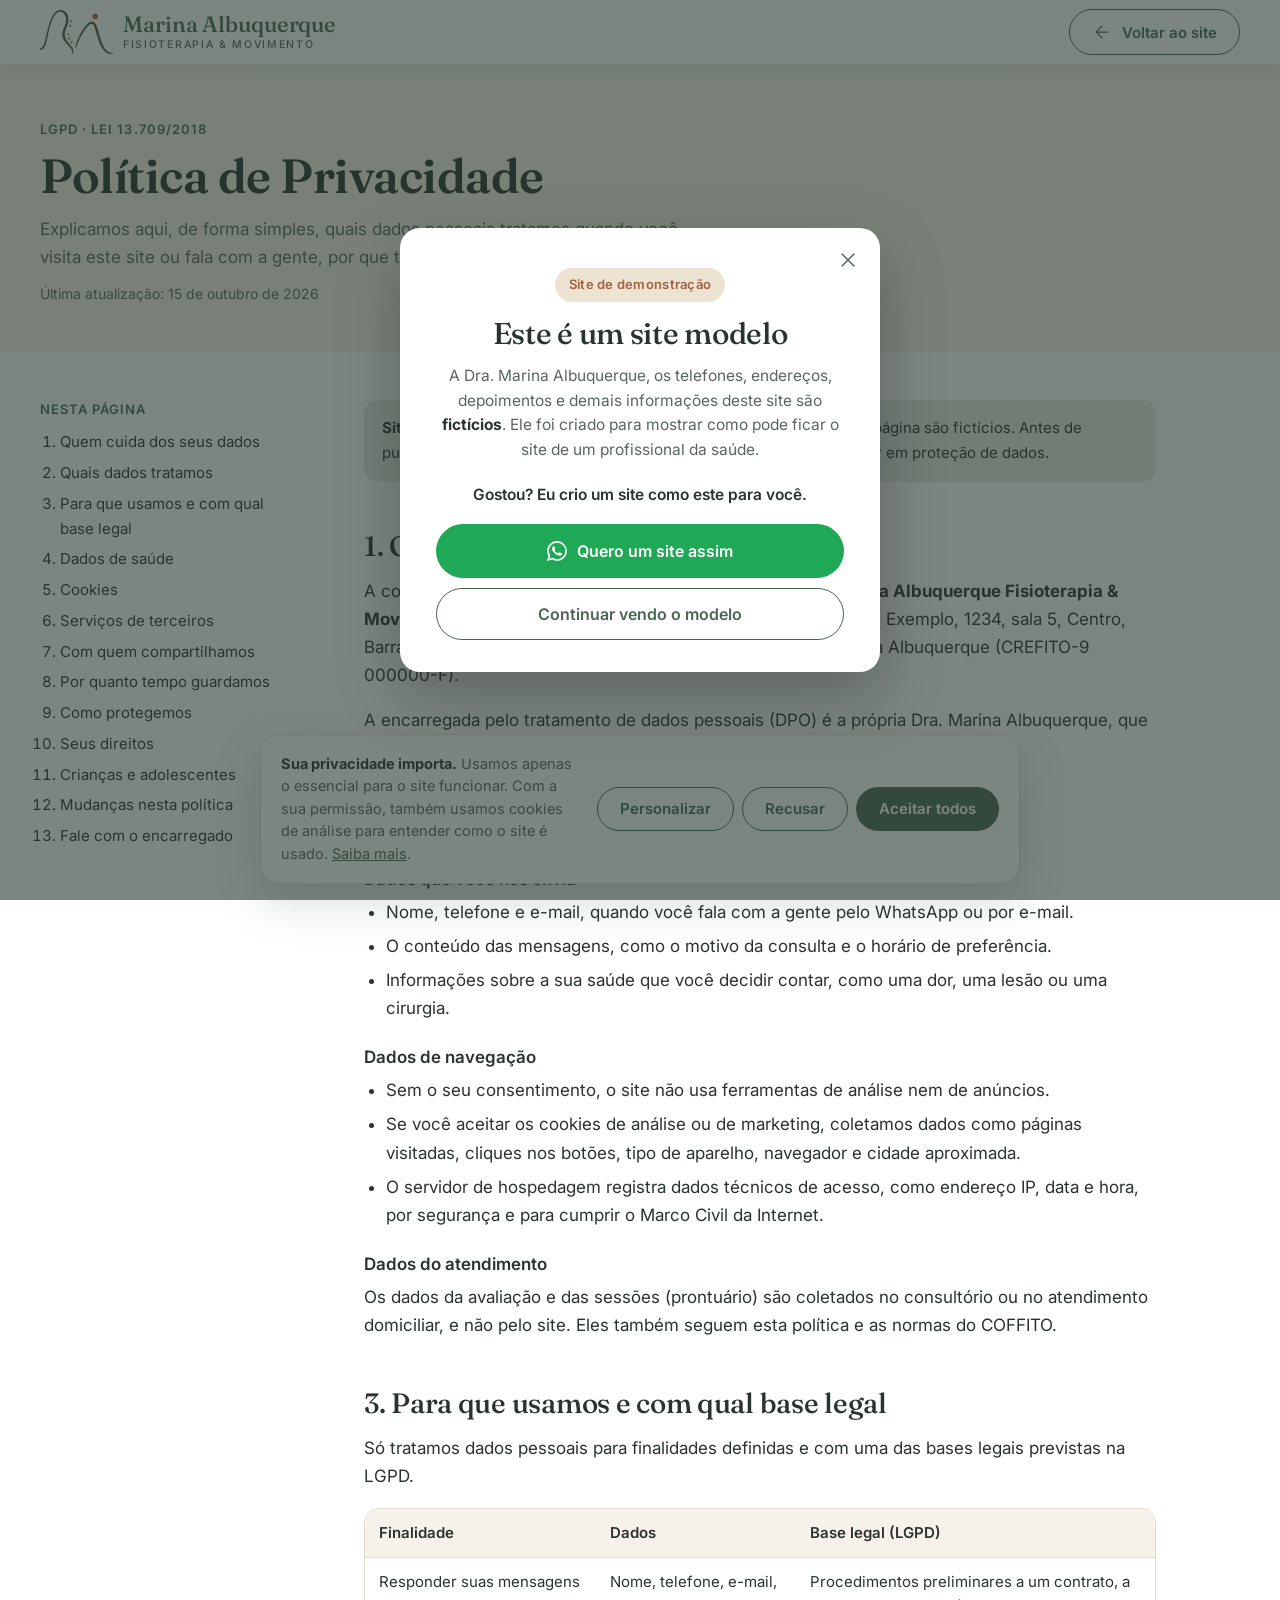
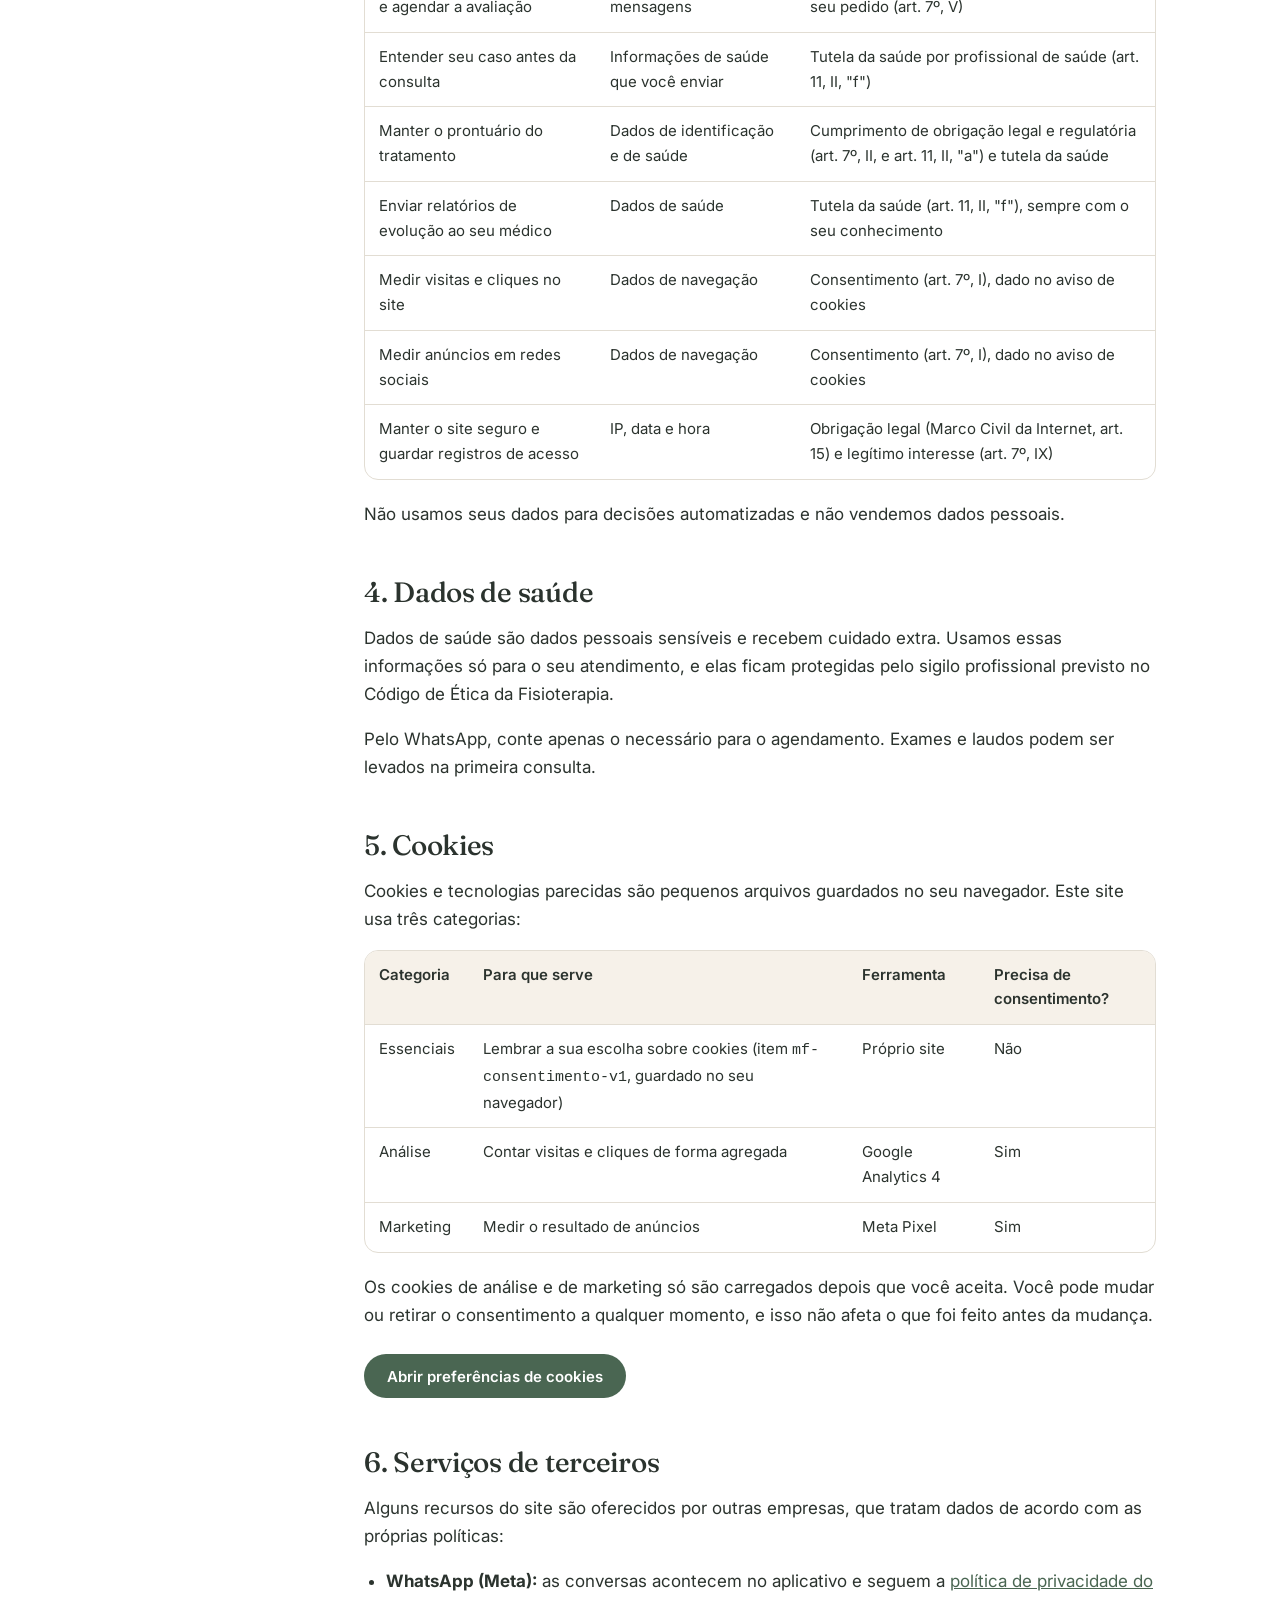
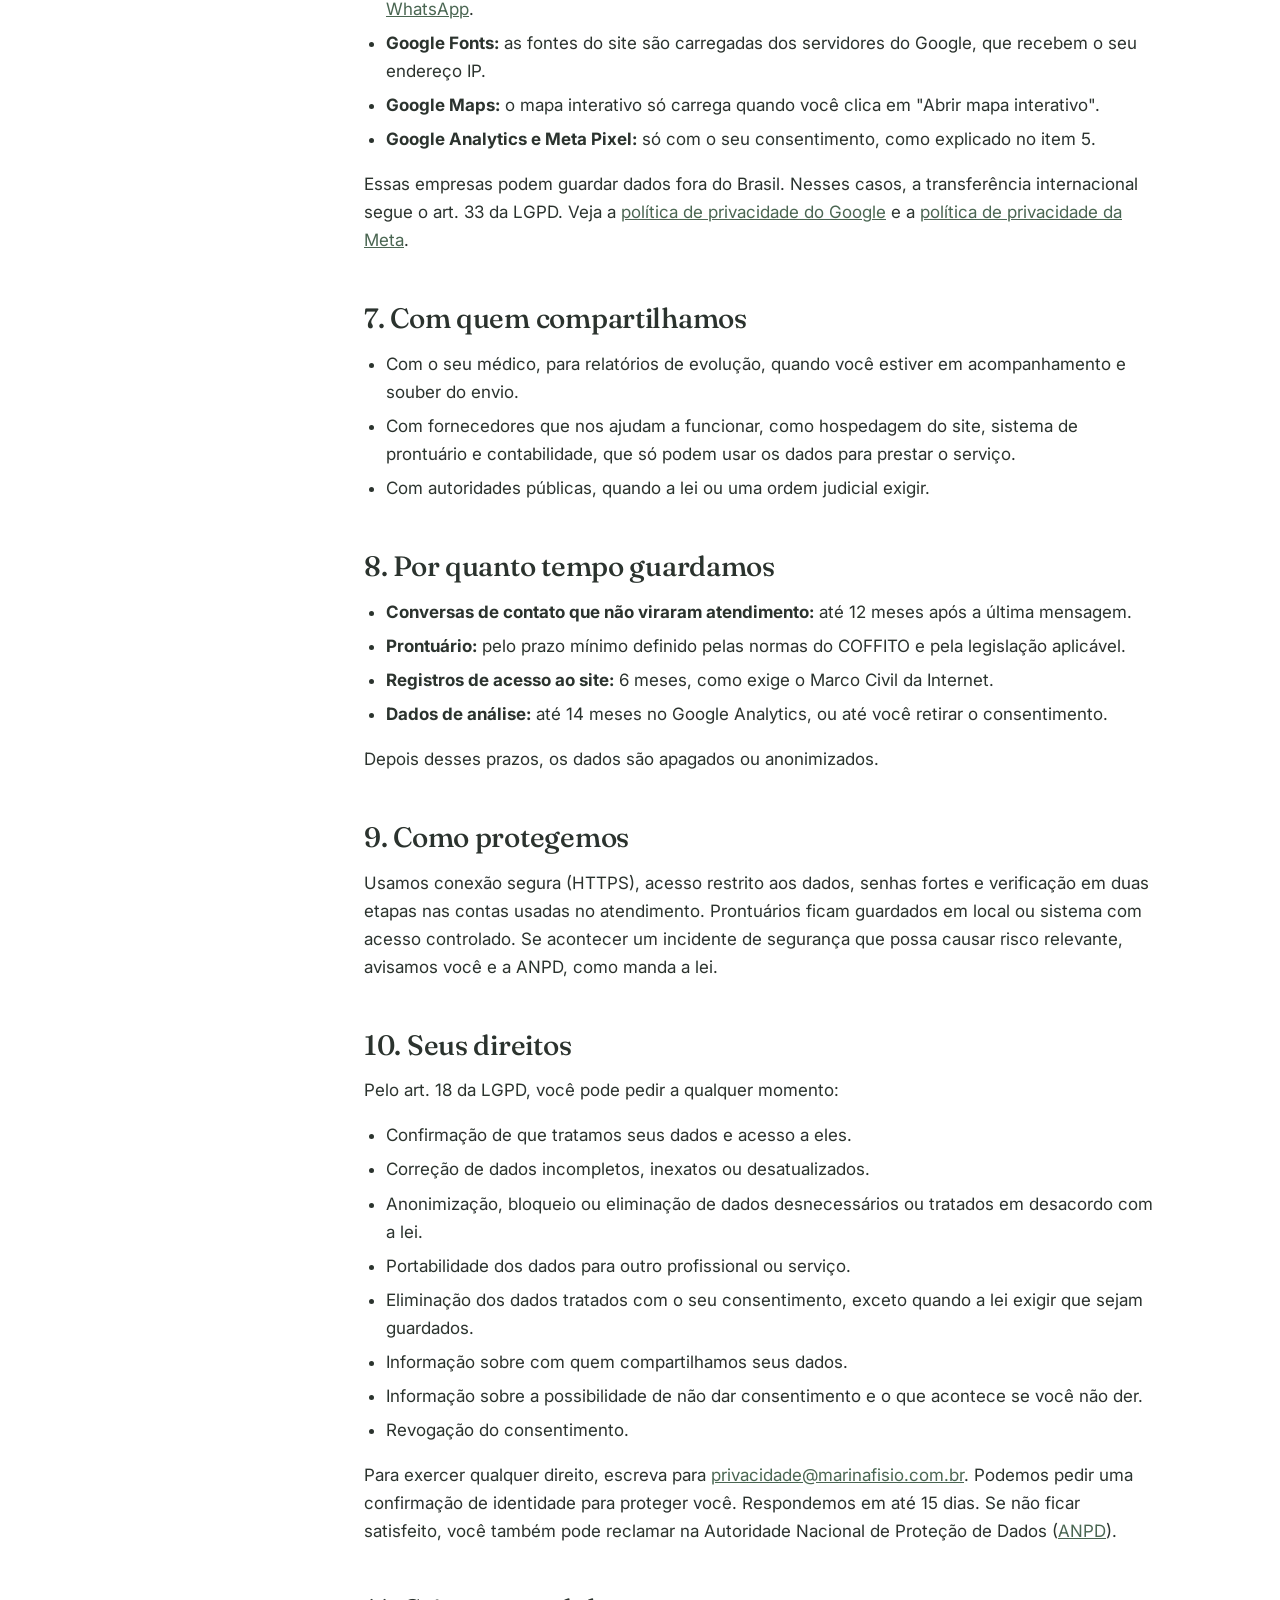
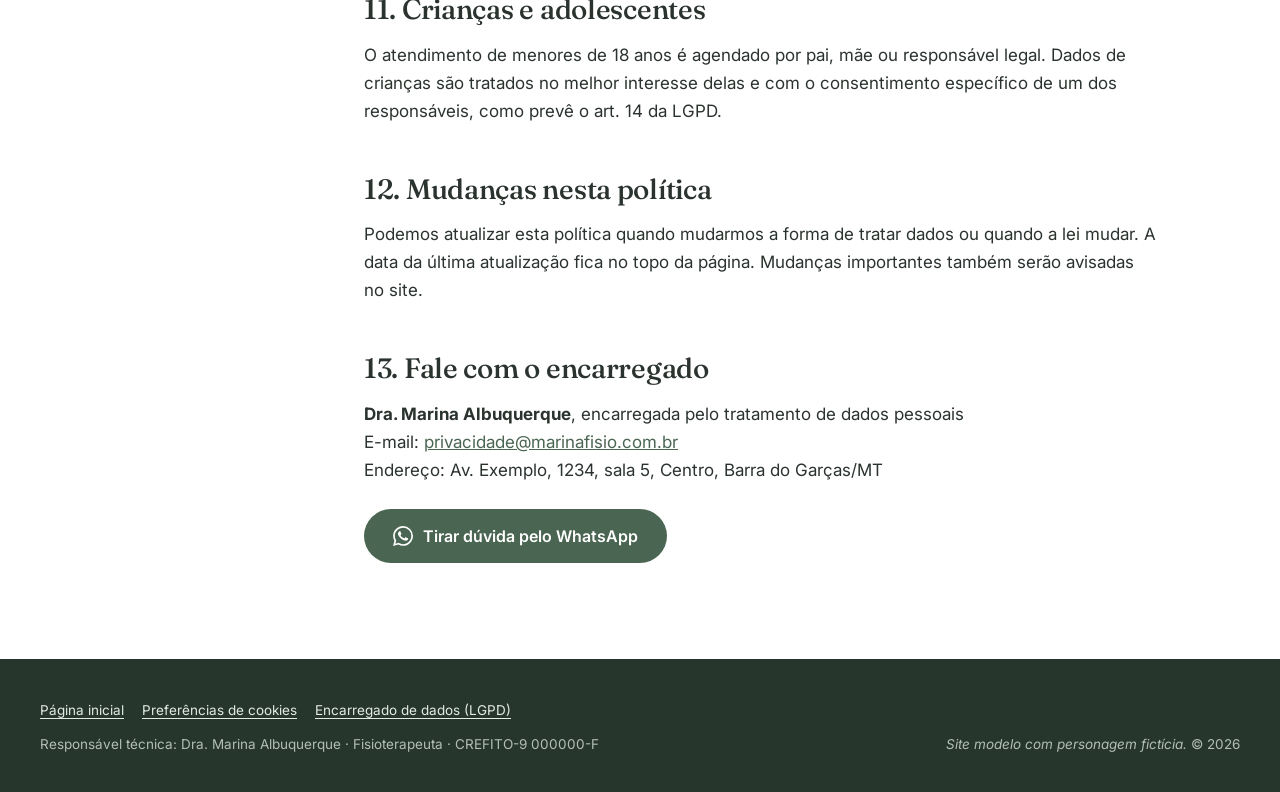
<file: politica-de-privacidade.html>
<!DOCTYPE html>
<html lang="pt-BR">
<head>
  <meta charset="utf-8">
  <meta name="viewport" content="width=device-width, initial-scale=1">
  <title>Política de Privacidade | Dra. Marina Albuquerque Fisioterapia</title>
  <meta name="description" content="Como a Marina Albuquerque Fisioterapia & Movimento coleta, usa e protege seus dados pessoais, de acordo com a LGPD (Lei 13.709/2018).">
  <link rel="canonical" href="https://www.marinafisio.com.br/politica-de-privacidade.html">
  <meta name="robots" content="index, follow">
  <meta name="theme-color" content="#4A6652">
  <link rel="icon" href="img/favicon.svg" type="image/svg+xml">
  <link rel="preconnect" href="https://fonts.googleapis.com">
  <link rel="preconnect" href="https://fonts.gstatic.com" crossorigin>
  <link href="https://fonts.googleapis.com/css2?family=Fraunces:ital,opsz,wght@0,9..144,500;0,9..144,600;1,9..144,500&family=Inter:wght@400;500;600&display=swap" rel="stylesheet">
  <link rel="stylesheet" href="css/style.css">
  <script src="js/consent.js" defer></script>
  <script src="js/modelo.js" defer></script>
</head>
<body>

<svg xmlns="http://www.w3.org/2000/svg" style="display:none" aria-hidden="true">
  <symbol id="i-whatsapp" viewBox="0 0 24 24"><path d="M17.472 14.382c-.297-.149-1.758-.867-2.03-.967-.273-.099-.471-.148-.67.15-.197.297-.767.966-.94 1.164-.173.199-.347.223-.644.075-.297-.15-1.255-.463-2.39-1.475-.883-.788-1.48-1.761-1.653-2.059-.173-.297-.018-.458.13-.606.134-.133.298-.347.446-.52.149-.174.198-.298.298-.497.099-.198.05-.371-.025-.52-.075-.149-.669-1.612-.916-2.207-.242-.579-.487-.5-.669-.51-.173-.008-.371-.01-.57-.01-.198 0-.52.074-.792.372-.272.297-1.04 1.016-1.04 2.479 0 1.462 1.065 2.875 1.213 3.074.149.198 2.096 3.2 5.077 4.487.709.306 1.262.489 1.694.625.712.227 1.36.195 1.871.118.571-.085 1.758-.719 2.006-1.413.248-.694.248-1.289.173-1.413-.074-.124-.272-.198-.57-.347m-5.421 7.403h-.004a9.87 9.87 0 0 1-5.031-1.378l-.361-.214-3.741.982.998-3.648-.235-.374a9.86 9.86 0 0 1-1.51-5.26c.001-5.45 4.436-9.884 9.888-9.884 2.64 0 5.122 1.03 6.988 2.898a9.825 9.825 0 0 1 2.893 6.994c-.003 5.45-4.437 9.884-9.885 9.884m8.413-18.297A11.815 11.815 0 0 0 12.05 0C5.495 0 .16 5.335.157 11.892c0 2.096.547 4.142 1.588 5.945L.057 24l6.305-1.654a11.882 11.882 0 0 0 5.683 1.448h.005c6.554 0 11.89-5.335 11.893-11.893a11.821 11.821 0 0 0-3.48-8.413z"/></symbol>
  <symbol id="i-arrow-left" viewBox="0 0 24 24"><path d="M19 12H5"/><path d="m12 19-7-7 7-7"/></symbol>
</svg>

<a class="skip-link" href="#conteudo">Pular para o conteúdo</a>

<header class="legal-header">
  <div class="container header-inner">
    <a class="brand" href="index.html" aria-label="Marina Albuquerque Fisioterapia &amp; Movimento, página inicial">
      <img src="img/simbolo.svg" alt="" width="60" height="36">
      <span class="brand-text">
        <span class="brand-name">Marina Albuquerque</span>
        <span class="brand-sub">Fisioterapia &amp; Movimento</span>
      </span>
    </a>
    <a class="btn btn-ghost btn-sm" href="index.html"><svg class="icon" aria-hidden="true"><use href="#i-arrow-left"/></svg>Voltar ao site</a>
  </div>
</header>

<main id="conteudo">
  <section class="legal-hero">
    <div class="container">
      <span class="eyebrow">LGPD · Lei 13.709/2018</span>
      <h1>Política de Privacidade</h1>
      <p>Explicamos aqui, de forma simples, quais dados pessoais tratamos quando você visita este site ou fala com a gente, por que tratamos e quais são os seus direitos.</p>
      <p class="small" style="margin-top:12px">Última atualização: 15 de outubro de 2026</p>
    </div>
  </section>

  <section class="legal">
    <div class="container legal-grid">
      <nav class="legal-toc" aria-label="Nesta página">
        <span class="eyebrow">Nesta página</span>
        <ol>
          <li><a href="#quem-somos">Quem cuida dos seus dados</a></li>
          <li><a href="#dados">Quais dados tratamos</a></li>
          <li><a href="#finalidades">Para que usamos e com qual base legal</a></li>
          <li><a href="#saude">Dados de saúde</a></li>
          <li><a href="#cookies">Cookies</a></li>
          <li><a href="#terceiros">Serviços de terceiros</a></li>
          <li><a href="#compartilhamento">Com quem compartilhamos</a></li>
          <li><a href="#prazo">Por quanto tempo guardamos</a></li>
          <li><a href="#seguranca">Como protegemos</a></li>
          <li><a href="#direitos">Seus direitos</a></li>
          <li><a href="#menores">Crianças e adolescentes</a></li>
          <li><a href="#alteracoes">Mudanças nesta política</a></li>
          <li><a href="#contato">Fale com o encarregado</a></li>
        </ol>
      </nav>

      <div class="legal-body">
        <p class="legal-note"><strong>Site modelo.</strong> A profissional, o CNPJ, o endereço e os contatos desta página são fictícios. Antes de publicar um site real, revise este texto com um advogado ou consultor em proteção de dados.</p>

        <h2 id="quem-somos">1. Quem cuida dos seus dados</h2>
        <p>A controladora dos dados pessoais tratados neste site é a <strong>Marina Albuquerque Fisioterapia &amp; Movimento</strong>, CNPJ 00.000.000/0001-00, com consultório na Av. Exemplo, 1234, sala 5, Centro, Barra do Garças/MT, sob responsabilidade técnica da Dra. Marina Albuquerque (CREFITO-9 000000-F).</p>
        <p>A encarregada pelo tratamento de dados pessoais (DPO) é a própria Dra. Marina Albuquerque, que atende pelo e-mail <a href="mailto:privacidade@marinafisio.com.br">privacidade@marinafisio.com.br</a>.</p>

        <h2 id="dados">2. Quais dados tratamos</h2>
        <h3>Dados que você nos envia</h3>
        <ul>
          <li>Nome, telefone e e-mail, quando você fala com a gente pelo WhatsApp ou por e-mail.</li>
          <li>O conteúdo das mensagens, como o motivo da consulta e o horário de preferência.</li>
          <li>Informações sobre a sua saúde que você decidir contar, como uma dor, uma lesão ou uma cirurgia.</li>
        </ul>
        <h3>Dados de navegação</h3>
        <ul>
          <li>Sem o seu consentimento, o site não usa ferramentas de análise nem de anúncios.</li>
          <li>Se você aceitar os cookies de análise ou de marketing, coletamos dados como páginas visitadas, cliques nos botões, tipo de aparelho, navegador e cidade aproximada.</li>
          <li>O servidor de hospedagem registra dados técnicos de acesso, como endereço IP, data e hora, por segurança e para cumprir o Marco Civil da Internet.</li>
        </ul>
        <h3>Dados do atendimento</h3>
        <p>Os dados da avaliação e das sessões (prontuário) são coletados no consultório ou no atendimento domiciliar, e não pelo site. Eles também seguem esta política e as normas do COFFITO.</p>

        <h2 id="finalidades">3. Para que usamos e com qual base legal</h2>
        <p>Só tratamos dados pessoais para finalidades definidas e com uma das bases legais previstas na LGPD.</p>
        <div class="table-wrap">
          <table>
            <thead><tr><th>Finalidade</th><th>Dados</th><th>Base legal (LGPD)</th></tr></thead>
            <tbody>
              <tr><td>Responder suas mensagens e agendar a avaliação</td><td>Nome, telefone, e-mail, mensagens</td><td>Procedimentos preliminares a um contrato, a seu pedido (art. 7º, V)</td></tr>
              <tr><td>Entender seu caso antes da consulta</td><td>Informações de saúde que você enviar</td><td>Tutela da saúde por profissional de saúde (art. 11, II, "f")</td></tr>
              <tr><td>Manter o prontuário do tratamento</td><td>Dados de identificação e de saúde</td><td>Cumprimento de obrigação legal e regulatória (art. 7º, II, e art. 11, II, "a") e tutela da saúde</td></tr>
              <tr><td>Enviar relatórios de evolução ao seu médico</td><td>Dados de saúde</td><td>Tutela da saúde (art. 11, II, "f"), sempre com o seu conhecimento</td></tr>
              <tr><td>Medir visitas e cliques no site</td><td>Dados de navegação</td><td>Consentimento (art. 7º, I), dado no aviso de cookies</td></tr>
              <tr><td>Medir anúncios em redes sociais</td><td>Dados de navegação</td><td>Consentimento (art. 7º, I), dado no aviso de cookies</td></tr>
              <tr><td>Manter o site seguro e guardar registros de acesso</td><td>IP, data e hora</td><td>Obrigação legal (Marco Civil da Internet, art. 15) e legítimo interesse (art. 7º, IX)</td></tr>
            </tbody>
          </table>
        </div>
        <p>Não usamos seus dados para decisões automatizadas e não vendemos dados pessoais.</p>

        <h2 id="saude">4. Dados de saúde</h2>
        <p>Dados de saúde são dados pessoais sensíveis e recebem cuidado extra. Usamos essas informações só para o seu atendimento, e elas ficam protegidas pelo sigilo profissional previsto no Código de Ética da Fisioterapia.</p>
        <p>Pelo WhatsApp, conte apenas o necessário para o agendamento. Exames e laudos podem ser levados na primeira consulta.</p>

        <h2 id="cookies">5. Cookies</h2>
        <p>Cookies e tecnologias parecidas são pequenos arquivos guardados no seu navegador. Este site usa três categorias:</p>
        <div class="table-wrap">
          <table>
            <thead><tr><th>Categoria</th><th>Para que serve</th><th>Ferramenta</th><th>Precisa de consentimento?</th></tr></thead>
            <tbody>
              <tr><td>Essenciais</td><td>Lembrar a sua escolha sobre cookies (item <code>mf-consentimento-v1</code>, guardado no seu navegador)</td><td>Próprio site</td><td>Não</td></tr>
              <tr><td>Análise</td><td>Contar visitas e cliques de forma agregada</td><td>Google Analytics 4</td><td>Sim</td></tr>
              <tr><td>Marketing</td><td>Medir o resultado de anúncios</td><td>Meta Pixel</td><td>Sim</td></tr>
            </tbody>
          </table>
        </div>
        <p>Os cookies de análise e de marketing só são carregados depois que você aceita. Você pode mudar ou retirar o consentimento a qualquer momento, e isso não afeta o que foi feito antes da mudança.</p>
        <button type="button" class="btn btn-primary btn-sm" data-cookie-prefs>Abrir preferências de cookies</button>

        <h2 id="terceiros">6. Serviços de terceiros</h2>
        <p>Alguns recursos do site são oferecidos por outras empresas, que tratam dados de acordo com as próprias políticas:</p>
        <ul>
          <li><strong>WhatsApp (Meta):</strong> as conversas acontecem no aplicativo e seguem a <a href="https://www.whatsapp.com/legal/privacy-policy" target="_blank" rel="noopener">política de privacidade do WhatsApp</a>.</li>
          <li><strong>Google Fonts:</strong> as fontes do site são carregadas dos servidores do Google, que recebem o seu endereço IP.</li>
          <li><strong>Google Maps:</strong> o mapa interativo só carrega quando você clica em "Abrir mapa interativo".</li>
          <li><strong>Google Analytics e Meta Pixel:</strong> só com o seu consentimento, como explicado no item 5.</li>
        </ul>
        <p>Essas empresas podem guardar dados fora do Brasil. Nesses casos, a transferência internacional segue o art. 33 da LGPD. Veja a <a href="https://policies.google.com/privacy?hl=pt-BR" target="_blank" rel="noopener">política de privacidade do Google</a> e a <a href="https://www.facebook.com/privacy/policy/" target="_blank" rel="noopener">política de privacidade da Meta</a>.</p>

        <h2 id="compartilhamento">7. Com quem compartilhamos</h2>
        <ul>
          <li>Com o seu médico, para relatórios de evolução, quando você estiver em acompanhamento e souber do envio.</li>
          <li>Com fornecedores que nos ajudam a funcionar, como hospedagem do site, sistema de prontuário e contabilidade, que só podem usar os dados para prestar o serviço.</li>
          <li>Com autoridades públicas, quando a lei ou uma ordem judicial exigir.</li>
        </ul>

        <h2 id="prazo">8. Por quanto tempo guardamos</h2>
        <ul>
          <li><strong>Conversas de contato que não viraram atendimento:</strong> até 12 meses após a última mensagem.</li>
          <li><strong>Prontuário:</strong> pelo prazo mínimo definido pelas normas do COFFITO e pela legislação aplicável.</li>
          <li><strong>Registros de acesso ao site:</strong> 6 meses, como exige o Marco Civil da Internet.</li>
          <li><strong>Dados de análise:</strong> até 14 meses no Google Analytics, ou até você retirar o consentimento.</li>
        </ul>
        <p>Depois desses prazos, os dados são apagados ou anonimizados.</p>

        <h2 id="seguranca">9. Como protegemos</h2>
        <p>Usamos conexão segura (HTTPS), acesso restrito aos dados, senhas fortes e verificação em duas etapas nas contas usadas no atendimento. Prontuários ficam guardados em local ou sistema com acesso controlado. Se acontecer um incidente de segurança que possa causar risco relevante, avisamos você e a ANPD, como manda a lei.</p>

        <h2 id="direitos">10. Seus direitos</h2>
        <p>Pelo art. 18 da LGPD, você pode pedir a qualquer momento:</p>
        <ul>
          <li>Confirmação de que tratamos seus dados e acesso a eles.</li>
          <li>Correção de dados incompletos, inexatos ou desatualizados.</li>
          <li>Anonimização, bloqueio ou eliminação de dados desnecessários ou tratados em desacordo com a lei.</li>
          <li>Portabilidade dos dados para outro profissional ou serviço.</li>
          <li>Eliminação dos dados tratados com o seu consentimento, exceto quando a lei exigir que sejam guardados.</li>
          <li>Informação sobre com quem compartilhamos seus dados.</li>
          <li>Informação sobre a possibilidade de não dar consentimento e o que acontece se você não der.</li>
          <li>Revogação do consentimento.</li>
        </ul>
        <p>Para exercer qualquer direito, escreva para <a href="mailto:privacidade@marinafisio.com.br">privacidade@marinafisio.com.br</a>. Podemos pedir uma confirmação de identidade para proteger você. Respondemos em até 15 dias. Se não ficar satisfeito, você também pode reclamar na Autoridade Nacional de Proteção de Dados (<a href="https://www.gov.br/anpd" target="_blank" rel="noopener">ANPD</a>).</p>

        <h2 id="menores">11. Crianças e adolescentes</h2>
        <p>O atendimento de menores de 18 anos é agendado por pai, mãe ou responsável legal. Dados de crianças são tratados no melhor interesse delas e com o consentimento específico de um dos responsáveis, como prevê o art. 14 da LGPD.</p>

        <h2 id="alteracoes">12. Mudanças nesta política</h2>
        <p>Podemos atualizar esta política quando mudarmos a forma de tratar dados ou quando a lei mudar. A data da última atualização fica no topo da página. Mudanças importantes também serão avisadas no site.</p>

        <h2 id="contato">13. Fale com o encarregado</h2>
        <p><strong>Dra. Marina Albuquerque</strong>, encarregada pelo tratamento de dados pessoais<br>
          E-mail: <a href="mailto:privacidade@marinafisio.com.br">privacidade@marinafisio.com.br</a><br>
          Endereço: Av. Exemplo, 1234, sala 5, Centro, Barra do Garças/MT</p>
        <a class="btn btn-primary btn-block-m" href="https://wa.me/5566900000000?text=Ol%C3%A1!%20Tenho%20uma%20d%C3%BAvida%20sobre%20os%20meus%20dados%20pessoais." target="_blank" rel="noopener">
          <svg class="icon icon-fill" aria-hidden="true"><use href="#i-whatsapp"/></svg>Tirar dúvida pelo WhatsApp
        </a>
      </div>
    </div>
  </section>
</main>

<footer class="site-footer" style="padding-block:40px">
  <div class="container">
    <div class="footer-bottom-wrap" style="margin-top:0;padding-top:0;border-top:0">
      <nav class="footer-legal" aria-label="Privacidade">
        <a href="index.html">Página inicial</a>
        <button type="button" data-cookie-prefs>Preferências de cookies</button>
        <a href="mailto:privacidade@marinafisio.com.br">Encarregado de dados (LGPD)</a>
      </nav>
      <div class="footer-bottom">
        <span>Responsável técnica: Dra. Marina Albuquerque · Fisioterapeuta · CREFITO-9 000000-F</span>
        <span><em>Site modelo com personagem fictícia.</em> © 2026</span>
      </div>
    </div>
  </div>
</footer>

</body>
</html>
</file>
<file: css/style.css>
/* =========================================================
   Dra. Marina Albuquerque · Fisioterapia & Movimento
   Site modelo (personagem fictícia)
   ========================================================= */

/* ---------- 1. Tokens ---------- */
:root {
  --salvia-900: #2F4237;
  --salvia-800: #3E5746;
  --salvia-700: #4A6652;
  --salvia-400: #8FAA97;
  --salvia-100: #E3EBE4;
  --areia-200: #EDE3D3;
  --areia-50: #F6F1E9;
  --branco: #FFFFFF;
  --grafite: #2B332E;
  --texto-2: #5A6560;
  --terracota: #A5603F;
  --whatsapp: #1FA855;
  --borda: #E2DDD3;
  --rodape: #26362D;

  --font-title: "Fraunces", Georgia, "Times New Roman", serif;
  --font-body: "Inter", system-ui, -apple-system, "Segoe UI", Roboto, sans-serif;

  --container: 1200px;
  --gutter: 20px;
  --section-y: clamp(64px, 10vw, 120px);
  --radius-card: 20px;
  --radius-photo: 24px;
  --shadow: 0 8px 24px rgba(47, 66, 55, 0.08);
  --shadow-hover: 0 16px 40px rgba(47, 66, 55, 0.14);
  --ease: cubic-bezier(.22, 1, .36, 1);
  --header-h: 64px;
}

@media (min-width: 1024px) {
  :root { --gutter: 32px; --header-h: 80px; }
}

/* ---------- 2. Base ---------- */
*, *::before, *::after { box-sizing: border-box; }
html { scroll-behavior: smooth; -webkit-text-size-adjust: 100%; }
body {
  margin: 0;
  font-family: var(--font-body);
  font-size: 16px;
  line-height: 1.65;
  color: var(--grafite);
  background: var(--branco);
  -webkit-font-smoothing: antialiased;
  overflow-x: clip;
}
@media (min-width: 640px) { body { font-size: 17px; } }

img, svg, picture { display: block; max-width: 100%; }
img { height: auto; }
a { color: var(--salvia-700); }
a:hover { color: var(--salvia-800); }
p { margin: 0 0 1em; }
ul { margin: 0; padding: 0; list-style: none; }

h1, h2, h3 {
  font-family: var(--font-title);
  color: var(--grafite);
  margin: 0 0 .5em;
  font-optical-sizing: auto;
  letter-spacing: -0.01em;
}
h1 { font-size: clamp(2rem, 4.5vw, 3.5rem); font-weight: 600; line-height: 1.1; }
h2 { font-size: clamp(1.75rem, 3vw, 2.5rem); font-weight: 500; line-height: 1.2; }
h3 { font-size: clamp(1.25rem, 2vw, 1.5rem); font-weight: 500; line-height: 1.3; }

section[id], [id="contato"] { scroll-margin-top: 80px; }

:focus-visible {
  outline: 3px solid var(--salvia-400);
  outline-offset: 3px;
  border-radius: 6px;
}

.skip-link {
  position: absolute; left: 16px; top: -60px; z-index: 200;
  background: var(--salvia-900); color: #fff; padding: 12px 18px; border-radius: 999px;
  text-decoration: none; font-weight: 600;
}
.skip-link:focus { top: 12px; color: #fff; }

.sr-only {
  position: absolute; width: 1px; height: 1px; padding: 0; margin: -1px;
  overflow: hidden; clip: rect(0 0 0 0); white-space: nowrap; border: 0;
}

.container {
  width: 100%;
  max-width: calc(var(--container) + var(--gutter) * 2);
  margin-inline: auto;
  padding-inline: var(--gutter);
}

.section { padding-block: var(--section-y); position: relative; overflow-x: clip; }
.bg-branco { background: var(--branco); }
.bg-areia { background: var(--areia-50); }
.bg-salvia { background: var(--salvia-100); }
.bg-verde { background: var(--salvia-900); color: var(--salvia-100); }

.icon { width: 24px; height: 24px; flex: none; fill: none; stroke: currentColor; stroke-width: 1.5; stroke-linecap: round; stroke-linejoin: round; }
.icon-fill { fill: currentColor; stroke: none; }

/* ---------- 3. Tipografia auxiliar ---------- */
.eyebrow {
  display: block;
  font-family: var(--font-body);
  font-size: 13px; font-weight: 600; line-height: 1.4;
  text-transform: uppercase; letter-spacing: .08em;
  color: var(--salvia-700);
  margin-bottom: 12px;
}
.bg-verde .eyebrow { color: var(--salvia-400); }
.lead { font-size: clamp(1.0625rem, 1.5vw, 1.25rem); line-height: 1.6; color: var(--texto-2); }
.prose { max-width: 65ch; }
.small { font-size: 14px; line-height: 1.5; color: var(--texto-2); }
.section-head { max-width: 820px; margin-bottom: clamp(32px, 5vw, 56px); }
.section-head.center { margin-inline: auto; text-align: center; }
.section-head p { color: var(--texto-2); margin-top: 8px; }

/* ---------- 4. Botões ---------- */
.btn {
  display: inline-flex; align-items: center; justify-content: center; gap: 10px;
  min-height: 52px; padding: 16px 28px;
  border-radius: 999px; border: 1.5px solid transparent;
  font-family: var(--font-body); font-size: 16px; font-weight: 600; line-height: 1;
  text-decoration: none; text-align: center; cursor: pointer;
  transition: transform .2s var(--ease), background-color .2s, box-shadow .2s, color .2s, border-color .2s;
}
.btn .icon { width: 20px; height: 20px; }
.btn:hover { transform: translateY(-2px); }

.btn-primary { background: var(--salvia-700); color: #fff; }
.btn-primary:hover { background: var(--salvia-800); color: #fff; box-shadow: 0 10px 24px rgba(47, 66, 55, .22); }

.btn-ghost { background: transparent; color: var(--salvia-700); border-color: var(--salvia-700); }
.btn-ghost:hover { background: var(--salvia-700); color: #fff; }

.btn-light { background: #fff; color: var(--salvia-900); }
.btn-light:hover { background: var(--salvia-100); color: var(--salvia-900); box-shadow: 0 10px 24px rgba(0, 0, 0, .2); }

.btn-sm { min-height: 44px; padding: 12px 22px; font-size: 15px; }

@media (max-width: 639px) {
  .btn-block-m { width: 100%; padding-inline: 18px; }
}

/* ---------- 5. Selos, chips e listas ---------- */
.badge {
  display: inline-flex; align-items: center; gap: 8px;
  padding: 8px 16px; border-radius: 999px;
  background: var(--salvia-100); color: var(--salvia-700);
  font-size: 13px; font-weight: 600; line-height: 1.3;
}
.badge .icon { width: 16px; height: 16px; }

.chips { display: flex; flex-wrap: wrap; gap: 10px; }
.chip {
  display: inline-flex; align-items: center; gap: 6px;
  padding: 8px 14px; border-radius: 999px;
  background: var(--branco); border: 1px solid var(--borda);
  font-size: 14px; font-weight: 500; color: var(--grafite);
}
.chip .icon { width: 16px; height: 16px; color: var(--salvia-700); }

.check-list { display: grid; gap: 12px; }
.check-list li { display: flex; gap: 12px; align-items: flex-start; }
.check-list .tick {
  flex: none; width: 28px; height: 28px; border-radius: 50%;
  display: grid; place-items: center;
  background: var(--salvia-100); color: var(--salvia-700); margin-top: 1px;
}
.check-list .tick .icon { width: 16px; height: 16px; stroke-width: 2.2; }

/* ---------- 6. Header ---------- */
.site-header {
  position: fixed; inset: 0 0 auto 0; z-index: 100;
  height: var(--header-h);
  transition: background-color .25s, box-shadow .25s, height .25s;
}
.site-header.is-scrolled {
  background: rgba(255, 255, 255, .96);
  box-shadow: 0 4px 20px rgba(47, 66, 55, .08);
  backdrop-filter: saturate(1.2) blur(8px);
}
@media (min-width: 1024px) { .site-header.is-scrolled { height: 64px; } }

.header-inner { height: 100%; display: flex; align-items: center; justify-content: space-between; gap: 24px; }

.brand { display: inline-flex; align-items: center; gap: 10px; text-decoration: none; color: var(--grafite); }
.brand img { height: 36px; width: auto; }
.brand-text { display: flex; flex-direction: column; line-height: 1; white-space: nowrap; }
@media (max-width: 359px) {
  .brand img { height: 30px; }
  .brand-name { font-size: 16px !important; }
  .brand-sub { font-size: 8px !important; letter-spacing: .12em; }
  .badge { font-size: 12px; padding: 7px 12px; }
}
.brand-name { font-family: var(--font-title); font-size: 19px; font-weight: 500; color: var(--salvia-700); letter-spacing: -.005em; }
.brand-sub { font-size: 9.5px; font-weight: 500; letter-spacing: .16em; text-transform: uppercase; color: var(--texto-2); margin-top: 5px; }
@media (min-width: 1024px) {
  .brand img { height: 44px; }
  .brand-name { font-size: 22px; }
  .brand-sub { font-size: 10.5px; }
}

.nav-desktop { display: none; }
@media (min-width: 1024px) {
  .nav-desktop { display: flex; align-items: center; gap: 28px; }
  .nav-desktop ul { display: flex; gap: 26px; }
  .nav-desktop a:not(.btn) {
    position: relative; font-size: 15px; font-weight: 500; color: var(--grafite); text-decoration: none; padding: 8px 0;
  }
  .nav-desktop a:not(.btn)::after {
    content: ""; position: absolute; left: 0; right: 0; bottom: 2px; height: 2px;
    background: var(--salvia-700); transform: scaleX(0); transform-origin: left;
    transition: transform .25s var(--ease);
  }
  .nav-desktop a:not(.btn):hover::after { transform: scaleX(1); }
}

.menu-toggle {
  display: inline-grid; place-items: center; width: 48px; height: 48px;
  border: 0; border-radius: 50%; background: transparent; color: var(--grafite); cursor: pointer;
}
.menu-toggle .icon { width: 28px; height: 28px; }
@media (min-width: 1024px) { .menu-toggle { display: none; } }

.mobile-menu {
  position: fixed; inset: 0; z-index: 150;
  background: var(--areia-50);
  display: flex; flex-direction: column;
  padding: 0 var(--gutter) 32px;
  overflow-y: auto;
  opacity: 0; visibility: hidden; transform: translateY(-8px);
  transition: opacity .25s, transform .25s var(--ease), visibility 0s .25s;
}
.mobile-menu.is-open { opacity: 1; visibility: visible; transform: none; transition: opacity .25s, transform .25s var(--ease); }
.mobile-menu-top { height: 64px; display: flex; align-items: center; justify-content: space-between; }
.mobile-menu nav { flex: 1; display: flex; flex-direction: column; justify-content: center; padding-block: 24px; }
.mobile-menu nav ul { display: grid; gap: 6px; }
.mobile-menu nav a {
  display: block; padding: 10px 0;
  font-family: var(--font-title); font-size: 26px; font-weight: 500; color: var(--grafite); text-decoration: none;
}
.mobile-menu .btn { width: 100%; padding-inline: 18px; }
body.menu-open { overflow: hidden; }

/* ---------- 7. Hero ---------- */
.hero {
  position: relative;
  background: var(--areia-50);
  padding-top: calc(var(--header-h) + 24px);
  padding-bottom: 96px;
  overflow: hidden;
}
.hero-grid { display: grid; gap: 40px; align-items: center; }
.hero-copy .badge { margin-bottom: 20px; }
.hero h1 { margin-bottom: 20px; }
.hero .lead { margin-bottom: 28px; max-width: 34em; }

.underline-word { position: relative; white-space: nowrap; display: inline-block; }
.underline-word svg {
  position: absolute; left: -2%; bottom: -0.14em; width: 104%; height: .32em;
  color: var(--terracota); overflow: visible;
}

.hero-cta { display: flex; flex-direction: column; align-items: flex-start; gap: 12px; }
.hero-micro { font-size: 14px; color: var(--texto-2); margin: 0; }
.hero-facts { display: flex; flex-wrap: wrap; gap: 10px 22px; margin-top: 24px; font-size: 15px; font-weight: 500; }
.hero-facts li { display: inline-flex; align-items: center; gap: 8px; }
.hero-facts .icon { width: 18px; height: 18px; color: var(--salvia-700); stroke-width: 2.2; }

.hero-media { position: relative; max-width: 520px; width: 100%; margin-inline: auto; }
.hero-photo {
  position: relative; z-index: 1;
  border-radius: var(--radius-photo); overflow: hidden;
  aspect-ratio: 4 / 5; box-shadow: var(--shadow);
}
.hero-photo img { width: 100%; height: 100%; object-fit: cover; }
@media (max-width: 639px) {
  .hero-photo { aspect-ratio: 1 / 1; }
  .hero-photo img { object-position: 50% 20%; }
}

.blob {
  position: absolute; z-index: 0; pointer-events: none;
  animation: breathe 8s ease-in-out infinite;
}
.hero .blob { width: 150%; left: -38%; top: -6%; color: var(--salvia-100); }
.hero .blob-2 { width: 46%; left: auto; right: -14%; top: auto; bottom: -10%; color: var(--areia-200); animation-delay: -3s; }
@keyframes breathe { 0%, 100% { transform: scale(1); } 50% { transform: scale(1.03); } }

.float-card {
  position: absolute; z-index: 2;
  display: flex; align-items: center; gap: 12px;
  background: #fff; border-radius: 16px; padding: 14px 18px;
  box-shadow: var(--shadow-hover);
  font-size: 14px; line-height: 1.3;
}
.float-card strong { display: block; font-family: var(--font-title); font-size: 22px; font-weight: 600; color: var(--grafite); }
.float-card .ic {
  width: 44px; height: 44px; border-radius: 50%; display: grid; place-items: center;
  background: var(--salvia-100); color: var(--salvia-700);
}
.hero .float-card { left: -12px; bottom: 28px; }
@media (min-width: 1024px) { .hero .float-card { left: -40px; bottom: 56px; } }

@media (min-width: 1024px) {
  .hero { min-height: 88vh; display: flex; align-items: center; padding-bottom: 140px; }
  .hero > .container { width: 100%; }
  .hero-grid { grid-template-columns: 1fr 1fr; gap: 64px; }
  .hero-media { margin-right: 0; max-width: 480px; }
}

/* Entrada do hero (texto visível desde o início, só um leve deslocamento) */
.js .hero-in { animation: heroIn .7s var(--ease) both; animation-delay: calc(var(--i, 0) * 90ms); }
.js .hero-photo-in img { animation: heroZoom 1.1s var(--ease) both; }
@keyframes heroIn { from { opacity: .35; transform: translateY(12px); } to { opacity: 1; transform: none; } }
@keyframes heroZoom { from { transform: scale(1.04); } to { transform: scale(1); } }

/* ---------- 8. Em resumo ---------- */
.summary-wrap { position: relative; z-index: 2; margin-top: -48px; padding-bottom: clamp(48px, 7vw, 80px); background: linear-gradient(to bottom, transparent 48px, var(--branco) 48px); }
.summary-box {
  max-width: 960px; margin-inline: auto;
  background: #fff; border: 1px solid var(--borda); border-radius: var(--radius-card);
  box-shadow: var(--shadow);
  padding: clamp(24px, 4vw, 44px);
}
.summary-box h2 { font-size: clamp(1.5rem, 2.4vw, 1.75rem); margin-bottom: 24px; }
.summary-list { display: grid; gap: 18px 36px; }
@media (min-width: 768px) { .summary-list { grid-template-columns: 1fr 1fr; } }
.summary-list li { display: flex; gap: 14px; align-items: flex-start; font-size: 15.5px; line-height: 1.55; }
.summary-list .ic {
  flex: none; width: 40px; height: 40px; border-radius: 50%; display: grid; place-items: center;
  background: var(--salvia-100); color: var(--salvia-700);
}
.summary-list .ic .icon { width: 20px; height: 20px; }
.summary-list strong { color: var(--grafite); }
.summary-list span.txt { color: var(--texto-2); }

/* ---------- 9. Você se identifica ---------- */
.identify-grid { display: grid; gap: 32px; }
.identify-items { display: grid; gap: 12px; }
.identify-item {
  display: flex; gap: 16px; align-items: center;
  background: #fff; border-radius: 16px; padding: 16px 20px;
  box-shadow: 0 4px 14px rgba(47, 66, 55, .06);
}
.identify-item .ic {
  flex: none; width: 48px; height: 48px; border-radius: 50%; display: grid; place-items: center;
  background: var(--salvia-100); color: var(--salvia-700);
}
.identify-item p { margin: 0; line-height: 1.5; }
.identify-close { margin-top: 8px; }
@media (min-width: 1024px) {
  .identify-grid { grid-template-columns: 5fr 7fr; gap: 64px; align-items: center; }
}

/* ---------- 10. Tratamentos ---------- */
.cards { display: grid; gap: 24px; }
@media (min-width: 640px) { .cards { grid-template-columns: 1fr 1fr; } }
@media (min-width: 1024px) { .cards { grid-template-columns: repeat(4, 1fr); } }

.card-service {
  display: flex; flex-direction: column;
  background: #fff; border-radius: var(--radius-card); overflow: hidden;
  box-shadow: var(--shadow); border: 1px solid #F0ECE4;
  transition: transform .3s var(--ease), box-shadow .3s;
}
.card-service:hover { transform: translateY(-4px); box-shadow: var(--shadow-hover); }
.card-service .media { aspect-ratio: 4 / 3; overflow: hidden; margin: 10px 10px 0; border-radius: 14px; }
.card-service .media img { width: 100%; height: 100%; object-fit: cover; transition: transform .3s var(--ease); }
.card-service:hover .media img { transform: scale(1.04); }
.card-service .body { display: flex; flex-direction: column; flex: 1; padding: 20px 22px 24px; }
.card-service h3 { margin-bottom: 10px; }
.card-service p { font-size: 15.5px; color: var(--texto-2); line-height: 1.6; }
.card-service .btn { margin-top: auto; align-self: stretch; white-space: nowrap; padding-inline: 16px; }

.also { margin-top: 40px; text-align: center; }
.also p { margin-bottom: 14px; }
.also .chips { justify-content: center; }

/* ---------- 11. Como funciona ---------- */
.steps { position: relative; display: grid; gap: 32px; counter-reset: step; }
.step { position: relative; padding-left: 76px; }
.step-num {
  position: absolute; left: 0; top: -6px;
  width: 56px; height: 56px; border-radius: 50%;
  display: grid; place-items: center;
  background: #fff; border: 1px solid var(--borda);
  font-family: var(--font-title); font-size: 30px; font-weight: 600; color: var(--terracota);
  z-index: 1;
}
.step h3 { margin-bottom: 6px; }
.step p { color: var(--texto-2); margin: 0; }

/* linha vertical (mobile) */
.steps::before {
  content: ""; position: absolute; left: 27px; top: 30px; bottom: 30px;
  border-left: 2px dashed var(--salvia-400);
}
.steps-line { display: none; }

@media (min-width: 1024px) {
  .steps { grid-template-columns: repeat(3, 1fr); gap: 48px; }
  .steps::before { display: none; }
  .step { padding-left: 0; text-align: center; }
  .step-num { position: relative; top: 0; margin: 0 auto 20px; width: 72px; height: 72px; font-size: 40px; }
  .steps-line {
    display: block; position: absolute; left: 16.66%; right: 16.66%; top: 36px; height: 2px;
    color: var(--salvia-400);
  }
  .steps-line svg { width: 100%; height: 2px; }
  .js .steps-line { clip-path: inset(0 100% 0 0); transition: clip-path 1.2s var(--ease) .2s; }
  .js .steps.is-visible .steps-line { clip-path: inset(0 0 0 0); }
}
.steps-cta { margin-top: 48px; text-align: center; }

/* ---------- 12. Por que escolher (escuro) ---------- */
.why { overflow: hidden; }
.why h2 { color: #fff; }
.why-waves { position: absolute; inset: 0; width: 100%; height: 100%; color: var(--salvia-400); opacity: .07; pointer-events: none; }
.why .container { position: relative; }
.features { display: grid; gap: 28px; }
@media (min-width: 640px) { .features { grid-template-columns: 1fr 1fr; gap: 36px 32px; } }
@media (min-width: 1024px) { .features { grid-template-columns: repeat(3, 1fr); gap: 48px 40px; } }
.feature { display: flex; gap: 18px; align-items: flex-start; }
.feature .ic {
  flex: none; width: 56px; height: 56px; border-radius: 50%; display: grid; place-items: center;
  background: rgba(255, 255, 255, .08); color: var(--salvia-400);
}
.feature .ic .icon { width: 28px; height: 28px; }
.feature h3 { font-family: var(--font-body); font-size: 17px; font-weight: 600; color: #fff; margin: 4px 0 4px; letter-spacing: 0; }
.feature p { margin: 0; color: var(--salvia-100); font-size: 15.5px; line-height: 1.55; }

/* ---------- 13. Sobre ---------- */
.about-grid { display: grid; gap: 40px; align-items: center; }
.about-media { position: relative; max-width: 440px; width: 100%; margin-inline: auto; }
.about-photo { position: relative; z-index: 1; border-radius: var(--radius-photo); overflow: hidden; aspect-ratio: 3 / 4; box-shadow: var(--shadow); }
.about-photo img { width: 100%; height: 100%; object-fit: cover; }
.about-media .blob { width: 145%; left: -36%; top: 4%; color: var(--areia-200); }
.about-media .float-card { right: -8px; bottom: 32px; }
.about-copy .prose p { color: var(--grafite); }
.about-copy h3 {
  display: flex; align-items: center; gap: 10px;
  font-family: var(--font-body); font-size: 15px; font-weight: 600; text-transform: uppercase; letter-spacing: .06em;
  color: var(--salvia-700); margin: 28px 0 14px;
}
.about-copy h3 .icon { width: 22px; height: 22px; }
.signature { margin: 32px 0 6px; }
.signature img { width: 220px; height: auto; }
.signature-line { font-size: 14px; color: var(--texto-2); margin-bottom: 24px; }
@media (max-width: 639px) {
  .about-photo { aspect-ratio: 1 / 1; }
  .about-photo img { object-position: 50% 15%; }
  .about-media { max-width: 360px; }
}
@media (min-width: 1024px) {
  .about-grid { grid-template-columns: 5fr 7fr; gap: 72px; }
}

/* ---------- 14. Pilates ---------- */
.pilates-grid { display: grid; gap: 40px; align-items: center; }
.pilates-media { position: relative; max-width: 460px; width: 100%; margin-inline: auto; }
.pilates-main { border-radius: var(--radius-photo); overflow: hidden; aspect-ratio: 4 / 5; box-shadow: var(--shadow); position: relative; z-index: 1; }
.pilates-main img { width: 100%; height: 100%; object-fit: cover; }
.pilates-detail { display: none; }
.pilates-media .blob { width: 140%; right: -42%; left: auto; top: -14%; color: var(--salvia-100); }
.pilates-copy .check-list { margin: 24px 0 32px; }
@media (min-width: 1024px) {
  .pilates-grid { grid-template-columns: 7fr 5fr; gap: 72px; }
  .pilates-copy { order: -1; }
  .pilates-media { padding-bottom: 60px; padding-left: 40px; }
  .pilates-detail {
    display: block; position: absolute; z-index: 2; left: -30px; bottom: 0;
    width: 44%; aspect-ratio: 4 / 5; border-radius: 20px; overflow: hidden;
    border: 8px solid #fff; box-shadow: var(--shadow-hover);
  }
  .pilates-detail img { width: 100%; height: 100%; object-fit: cover; }
}

/* ---------- 15. Domiciliar e região ---------- */
.home-grid { display: grid; gap: 40px; align-items: center; }
.home-copy .tele { display: flex; gap: 12px; align-items: center; margin: 4px 0 24px; color: var(--texto-2); }
.home-copy .tele .ic { flex: none; width: 40px; height: 40px; border-radius: 50%; display: grid; place-items: center; background: var(--salvia-100); color: var(--salvia-700); }
.home-copy .tele p { margin: 0; }
.home-copy .chips { margin-bottom: 28px; }
.map-frame {
  position: relative; border-radius: var(--radius-card); overflow: hidden;
  height: 280px; background: var(--areia-200); box-shadow: var(--shadow);
}
.map-frame > img, .map-frame iframe { position: absolute; inset: 0; width: 100%; height: 100%; object-fit: cover; border: 0; }
.map-load {
  position: absolute; top: 16px; right: 16px; z-index: 2;
  display: inline-flex; align-items: center; gap: 8px; min-height: 44px; padding: 10px 16px;
  border: 0; border-radius: 999px; background: #fff; color: var(--salvia-700);
  font: 600 14px/1 var(--font-body); box-shadow: var(--shadow); cursor: pointer;
}
.map-load .icon { width: 18px; height: 18px; }
.map-card {
  position: absolute; z-index: 2; left: 16px; right: 16px; bottom: 16px;
  background: #fff; border-radius: 16px; padding: 14px 16px; box-shadow: var(--shadow-hover);
  font-size: 14px; line-height: 1.45; display: flex; gap: 12px; align-items: flex-start;
}
.map-card .icon { color: var(--terracota); margin-top: 2px; }
.map-card strong { display: block; color: var(--grafite); }
.map-card span { color: var(--texto-2); }
.map-frame.is-live .map-card, .map-frame.is-live .map-load { display: none; }
@media (min-width: 1024px) {
  .home-grid { grid-template-columns: 1fr 1fr; gap: 64px; }
  .map-frame { height: 420px; }
  .map-card { right: auto; max-width: 320px; }
}

/* ---------- 16. Depoimentos ---------- */
.testimonials {
  display: grid; grid-auto-flow: column; grid-auto-columns: 85%;
  gap: 16px; overflow-x: auto; scroll-snap-type: x mandatory;
  padding: 4px var(--gutter) 20px; margin-inline: calc(var(--gutter) * -1);
  scrollbar-width: none;
}
.testimonials::-webkit-scrollbar { display: none; }
.testimonial {
  scroll-snap-align: center;
  position: relative; background: var(--areia-50); border-radius: var(--radius-card);
  padding: 28px 26px 26px; display: flex; flex-direction: column; margin: 0;
}
.testimonial .quote-mark { width: 40px; height: 40px; color: var(--salvia-400); margin-bottom: 10px; }
.stars { display: flex; gap: 3px; color: var(--terracota); margin-bottom: 14px; }
.stars .icon { width: 16px; height: 16px; }
.testimonial blockquote { margin: 0 0 20px; font-family: var(--font-title); font-style: italic; font-size: clamp(1.125rem, 1.6vw, 1.25rem); line-height: 1.5; color: var(--grafite); }
.testimonial figcaption { margin-top: auto; font-weight: 600; color: var(--salvia-700); }
.google-link { margin-top: 32px; text-align: center; }
.google-link a { display: inline-flex; align-items: center; gap: 8px; font-weight: 600; text-decoration: none; min-height: 44px; }
.google-link a:hover { text-decoration: underline; }
.google-link .icon { width: 18px; height: 18px; }
@media (min-width: 768px) {
  .testimonials { grid-auto-flow: row; grid-template-columns: repeat(3, 1fr); grid-auto-columns: auto; overflow: visible; padding: 0; margin: 0; gap: 24px; }
  .testimonial { background: #fff; box-shadow: var(--shadow); }
}
.bg-salvia .testimonial { background: #fff; }
.carousel-dots { display: flex; justify-content: center; gap: 8px; margin-top: 4px; }
.carousel-dots span { width: 8px; height: 8px; border-radius: 50%; background: var(--salvia-400); opacity: .4; transition: opacity .2s, width .2s; }
.carousel-dots span.is-active { opacity: 1; width: 22px; border-radius: 999px; }
@media (min-width: 768px) { .carousel-dots { display: none; } }

/* ---------- 17. FAQ ---------- */
.faq-grid { display: grid; gap: 32px; }
.faq-aside .small { margin: 0 0 18px; }
.faq-aside .faq-more { margin-top: 8px; }
.faq-aside .faq-more p { font-weight: 600; color: var(--grafite); font-size: 16px; margin-bottom: 14px; }
.faq-list { border-top: 1px solid var(--borda); }
.faq-item { border-bottom: 1px solid var(--borda); }
.faq-item summary {
  list-style: none; cursor: pointer;
  display: flex; align-items: center; justify-content: space-between; gap: 16px;
  padding: 20px 0; min-height: 44px;
}
.faq-item summary::-webkit-details-marker { display: none; }
.faq-item summary h3 { font-family: var(--font-body); font-size: 17px; font-weight: 600; line-height: 1.4; margin: 0; letter-spacing: 0; }
@media (min-width: 640px) { .faq-item summary h3 { font-size: 18px; } }
.faq-item .plus {
  flex: none; width: 36px; height: 36px; border-radius: 50%; display: grid; place-items: center;
  background: var(--salvia-100); color: var(--salvia-700);
  transition: transform .3s var(--ease), background-color .2s;
}
.faq-item .plus .icon { width: 18px; height: 18px; stroke-width: 2; }
.faq-item[open] .plus { transform: rotate(45deg); background: var(--salvia-700); color: #fff; }
.faq-item summary:hover h3 { color: var(--salvia-700); }
.faq-answer { padding: 0 52px 22px 0; color: var(--texto-2); }
.faq-answer p { margin: 0; }
.faq-item[open] .faq-answer { animation: faqIn .3s var(--ease); }
@keyframes faqIn { from { opacity: 0; transform: translateY(-6px); } to { opacity: 1; transform: none; } }
.faq-cta-m { margin-top: 32px; }
@media (min-width: 1024px) {
  .faq-grid { grid-template-columns: 4fr 8fr; gap: 72px; align-items: start; }
  .faq-aside { position: sticky; top: 100px; }
  .faq-cta-m { display: none; }
}
@media (max-width: 1023px) { .faq-aside .faq-more { display: none; } }

/* ---------- 18. CTA final ---------- */
.cta-final { position: relative; overflow: hidden; color: #fff; padding-block: clamp(88px, 12vw, 150px); background: var(--salvia-900); }
.cta-final picture, .cta-final .cta-bg { position: absolute; inset: 0; width: 100%; height: 100%; }
.cta-final .cta-bg { object-fit: cover; object-position: 75% 22%; }
.cta-final::before {
  content: ""; position: absolute; inset: 0; z-index: 1;
  background: rgba(47, 66, 55, .85);
}
.cta-final .container { position: relative; z-index: 2; text-align: center; }
.cta-final h2 { color: #fff; font-size: clamp(1.875rem, 3.4vw, 2.5rem); max-width: 16em; margin-inline: auto; }
.cta-final p { color: var(--salvia-100); max-width: 34em; margin-inline: auto; margin-bottom: 32px; }
.cta-final .btn { min-height: 56px; font-size: 17px; }
.slogan { font-family: var(--font-title); font-style: italic; font-size: 20px; color: var(--salvia-100); margin: 24px 0 0 !important; }
@media (min-width: 640px) {
  .cta-final::before { background: linear-gradient(90deg, rgba(47, 66, 55, .95) 0%, rgba(47, 66, 55, .88) 45%, rgba(47, 66, 55, .45) 100%); }
  .cta-final .container { text-align: left; }
  .cta-final h2, .cta-final p { margin-inline: 0; }
  .cta-final .content { max-width: 560px; }
}

/* ---------- 19. Rodapé ---------- */
.site-footer { background: var(--rodape); color: var(--salvia-100); padding: 72px 0 calc(32px + 80px); font-size: 15px; }
.site-footer a { color: var(--salvia-100); text-decoration: none; }
.site-footer a:hover { color: #fff; text-decoration: underline; }
.footer-grid { display: grid; gap: 36px; text-align: center; }
.footer-brand img { width: 190px; margin: 0 auto 16px; }
.footer-brand .slogan { font-size: 18px; margin: 0 0 16px !important; }
.footer-col h2 { font-family: var(--font-body); font-size: 13px; font-weight: 600; text-transform: uppercase; letter-spacing: .08em; color: var(--salvia-400); margin-bottom: 14px; }
.footer-col ul { display: grid; gap: 10px; }
.footer-col li { display: flex; gap: 10px; align-items: flex-start; justify-content: center; }
.footer-col .icon { width: 18px; height: 18px; color: var(--salvia-400); margin-top: 3px; }
.footer-col address { font-style: normal; }
@media (max-width: 767px) {
  .footer-col li { flex-direction: column; align-items: center; gap: 4px; }
}
.social { display: inline-flex; align-items: center; gap: 8px; min-height: 44px; }
.footer-bottom {
  margin-top: 48px; padding-top: 24px; border-top: 1px solid rgba(227, 235, 228, .15);
  display: flex; flex-direction: column; gap: 6px; align-items: center; text-align: center;
  font-size: 13.5px; color: rgba(227, 235, 228, .75);
}
@media (min-width: 768px) {
  .footer-grid { grid-template-columns: 1.3fr 1fr 1.2fr 1fr; text-align: left; gap: 40px; }
  .footer-brand img { margin: 0 0 16px; }
  .footer-col li { justify-content: flex-start; }
  .footer-bottom { flex-direction: row; justify-content: space-between; text-align: left; }
  .site-footer { padding-bottom: 32px; }
}

/* ---------- 20. Botão flutuante ---------- */
.wa-float {
  position: fixed; right: 16px; bottom: 16px; z-index: 90;
  width: 56px; height: 56px; border-radius: 50%;
  display: grid; place-items: center;
  background: var(--whatsapp); color: #fff;
  box-shadow: 0 10px 28px rgba(0, 0, 0, .22);
  transition: opacity .4s var(--ease), transform .4s var(--ease), visibility 0s;
}
.wa-float:hover { color: #fff; }
.wa-float .icon { width: 30px; height: 30px; }
.js .wa-float:not(.is-visible) { opacity: 0; transform: translateY(16px); visibility: hidden; transition: opacity .4s, transform .4s, visibility 0s .4s; }
.wa-float::before {
  content: ""; position: absolute; inset: 0; border-radius: 50%;
  border: 2px solid var(--whatsapp); opacity: 0;
}
.wa-float.is-visible::before { animation: pulse 6s ease-out 1s 3; }
@keyframes pulse {
  0% { transform: scale(1); opacity: .7; }
  25% { transform: scale(1.6); opacity: 0; }
  100% { transform: scale(1.6); opacity: 0; }
}
.wa-tip {
  position: absolute; right: calc(100% + 12px); top: 50%; transform: translate(6px, -50%);
  white-space: nowrap; background: var(--grafite); color: #fff;
  font-size: 14px; font-weight: 500; padding: 8px 14px; border-radius: 999px;
  opacity: 0; pointer-events: none; transition: opacity .2s, transform .2s;
}
@media (min-width: 1024px) {
  .wa-float { right: 24px; bottom: 24px; width: 60px; height: 60px; }
  .wa-float:hover .wa-tip, .wa-float:focus-visible .wa-tip { opacity: 1; transform: translate(0, -50%); }
}

/* ---------- 21. Revelar ao rolar ---------- */
.js .reveal { opacity: 0; transform: translateY(16px); transition: opacity .6s var(--ease), transform .6s var(--ease); transition-delay: calc(var(--d, 0) * 80ms); }
.js .reveal.is-visible { opacity: 1; transform: none; }
.js .reveal-left { transform: translateX(-24px); }
.js .reveal-right { transform: translateX(24px); }

/* ---------- 22. Movimento reduzido ---------- */
@media (prefers-reduced-motion: reduce) {
  html { scroll-behavior: auto; }
  *, *::before, *::after { animation: none !important; transition: none !important; }
  .js .reveal { opacity: 1; transform: none; }
  .js .steps-line { clip-path: none; }
}

/* ---------- 23. LGPD: aviso de cookies ---------- */
.cookie-banner {
  position: fixed; z-index: 120; left: 16px; right: 16px; bottom: 16px;
  max-width: 760px; margin-inline: auto;
  display: grid; gap: 14px;
  background: #fff; color: var(--grafite);
  border: 1px solid var(--borda); border-radius: var(--radius-card);
  box-shadow: 0 16px 48px rgba(47, 66, 55, .2);
  padding: 18px 20px;
  opacity: 0; visibility: hidden; transform: translateY(16px);
  transition: opacity .35s var(--ease), transform .35s var(--ease), visibility 0s .35s;
}
.cookie-banner.is-visible { opacity: 1; visibility: visible; transform: none; transition: opacity .35s var(--ease), transform .35s var(--ease); }
.cookie-text { margin: 0; font-size: 14.5px; line-height: 1.55; color: var(--texto-2); }
.cookie-text strong { color: var(--grafite); }
.cookie-actions { display: flex; flex-wrap: wrap; gap: 8px; justify-content: flex-end; }
.cookie-actions .btn { flex: 1 1 auto; }
@media (min-width: 768px) {
  .cookie-banner { grid-template-columns: 1fr auto; align-items: center; gap: 20px; }
  .cookie-actions .btn { flex: 0 0 auto; }
}
body:has(.cookie-banner.is-visible) .wa-float { bottom: 200px; }
@media (min-width: 768px) { body:has(.cookie-banner.is-visible) .wa-float { bottom: 120px; } }

.cookie-dialog {
  position: fixed; inset: 0; z-index: 160;
  background: rgba(38, 54, 45, .55);
  display: grid; place-items: center; padding: 16px;
}
.cookie-dialog[hidden] { display: none; }
.cookie-panel {
  width: 100%; max-width: 520px; max-height: calc(100vh - 32px); overflow-y: auto;
  background: #fff; border-radius: var(--radius-card); padding: 24px;
  box-shadow: 0 24px 64px rgba(0, 0, 0, .25);
}
.cookie-panel h2 { font-size: 1.5rem; margin-bottom: 6px; }
.cookie-panel > .small { margin-bottom: 16px; }
.cookie-opt {
  display: flex; align-items: center; justify-content: space-between; gap: 16px;
  padding: 14px 0; border-top: 1px solid var(--borda); cursor: pointer;
}
.cookie-opt div { display: grid; gap: 2px; }
.cookie-opt strong { font-size: 15.5px; }
.cookie-opt span { font-size: 14px; color: var(--texto-2); line-height: 1.45; }
.cookie-always { flex: none; font-size: 13px !important; font-weight: 600; color: var(--salvia-700) !important; }
.cookie-panel .cookie-actions { margin-top: 12px; padding-top: 16px; border-top: 1px solid var(--borda); }

.switch {
  appearance: none; -webkit-appearance: none; flex: none; cursor: pointer;
  width: 46px; height: 28px; border-radius: 999px; margin: 0;
  background: var(--borda); position: relative; transition: background-color .2s;
}
.switch::after {
  content: ""; position: absolute; top: 3px; left: 3px; width: 22px; height: 22px; border-radius: 50%;
  background: #fff; box-shadow: 0 1px 3px rgba(0, 0, 0, .2); transition: transform .2s var(--ease);
}
.switch:checked { background: var(--salvia-700); }
.switch:checked::after { transform: translateX(18px); }

/* ---------- 24. LGPD: avisos no site ---------- */
.map-note { margin: 12px 0 0; font-size: 13.5px; color: var(--texto-2); }
.map-note a { color: var(--salvia-700); }
.cta-legal { font-size: 13.5px; color: rgba(227, 235, 228, .8) !important; margin: 14px 0 0 !important; }
.cta-legal a { color: #fff; }
.footer-legal { display: flex; flex-wrap: wrap; gap: 6px 18px; justify-content: center; }
.footer-legal a, .footer-legal button {
  color: var(--salvia-100); background: none; border: 0; padding: 0; font: inherit; cursor: pointer; text-decoration: underline; text-underline-offset: 3px;
}
.footer-legal button:hover { color: #fff; }
@media (min-width: 768px) { .footer-legal { justify-content: flex-start; } }
.footer-bottom-wrap { margin-top: 48px; padding-top: 24px; border-top: 1px solid rgba(227, 235, 228, .15); display: grid; gap: 12px; font-size: 13.5px; color: rgba(227, 235, 228, .75); }
.footer-bottom-wrap .footer-bottom { margin: 0; padding: 0; border: 0; }

/* ---------- 25. Página da política ---------- */
.legal-header { position: sticky; top: 0; z-index: 100; background: rgba(255, 255, 255, .96); box-shadow: 0 4px 20px rgba(47, 66, 55, .08); height: 64px; }
.legal-hero { background: var(--areia-50); padding: 56px 0 48px; }
.legal-hero h1 { font-size: clamp(2rem, 4vw, 3rem); margin-bottom: 12px; }
.legal-hero p { color: var(--texto-2); margin: 0; max-width: 60ch; }
.legal { padding-block: 48px 96px; }
.legal-grid { display: grid; gap: 40px; }
.legal-toc { font-size: 15px; }
.legal-toc ol { margin: 0; padding-left: 20px; display: grid; gap: 6px; }
.legal-toc a { color: var(--grafite); text-decoration: none; }
.legal-toc a:hover { color: var(--salvia-700); text-decoration: underline; }
.legal-body { min-width: 0; max-width: 72ch; }
.legal-body h2 { font-size: clamp(1.4rem, 2.4vw, 1.75rem); margin: 48px 0 14px; scroll-margin-top: 88px; }
.legal-body h2:first-child { margin-top: 0; }
.legal-body h3 { font-family: var(--font-body); font-size: 17px; font-weight: 600; margin: 24px 0 8px; letter-spacing: 0; }
.legal-body ul { list-style: disc; padding-left: 22px; display: grid; gap: 6px; margin: 0 0 1em; }
.legal-body .table-wrap { overflow-x: auto; margin: 0 0 1.2em; border: 1px solid var(--borda); border-radius: 14px; }
.legal-body table { width: 100%; border-collapse: collapse; font-size: 15px; min-width: 560px; }
.legal-body th, .legal-body td { text-align: left; vertical-align: top; padding: 12px 14px; border-bottom: 1px solid var(--borda); }
.legal-body th { background: var(--areia-50); font-weight: 600; }
.legal-body tr:last-child td { border-bottom: 0; }
.legal-note { background: var(--salvia-100); border-radius: 14px; padding: 16px 18px; font-size: 15px; margin: 0 0 1.2em; }
.legal-body .btn { margin-top: 8px; }
@media (min-width: 1024px) {
  .legal-grid { grid-template-columns: 260px 1fr; gap: 64px; align-items: start; }
  .legal-toc { position: sticky; top: 96px; }
}

/* ---------- 24. Aviso de site modelo ---------- */
body.modelo-open { overflow: hidden; }
.modelo-dialog {
  position: fixed; inset: 0; z-index: 170;
  background: rgba(38, 54, 45, .6);
  display: grid; place-items: center; padding: 16px;
  animation: modelo-fade .3s var(--ease);
}
.modelo-dialog[hidden] { display: none; }
.modelo-panel {
  position: relative; width: 100%; max-width: 480px; max-height: calc(100vh - 32px); overflow-y: auto;
  background: #fff; border-radius: var(--radius-card); padding: 32px 24px 24px;
  box-shadow: 0 24px 64px rgba(0, 0, 0, .25); text-align: center;
  animation: modelo-up .35s var(--ease); outline: none;
}
.modelo-close {
  position: absolute; top: 10px; right: 10px; width: 44px; height: 44px;
  display: grid; place-items: center; border: 0; border-radius: 50%;
  background: transparent; color: var(--texto-2); cursor: pointer;
}
.modelo-close:hover { background: var(--areia-50); color: var(--grafite); }
.modelo-tag {
  display: inline-block; margin-bottom: 14px; padding: 6px 14px; border-radius: 999px;
  background: var(--areia-200); color: var(--terracota);
  font-size: 13px; font-weight: 600; letter-spacing: .02em;
}
.modelo-panel h2 { font-size: clamp(1.5rem, 4vw, 1.875rem); margin-bottom: 12px; }
.modelo-panel p { color: var(--texto-2); font-size: 15.5px; line-height: 1.6; }
.modelo-panel p strong { color: var(--grafite); }
.modelo-panel .modelo-cta-text { color: var(--grafite); font-weight: 600; margin: 20px 0 16px; }
.modelo-actions { display: grid; gap: 10px; }
.modelo-actions .btn { width: 100%; padding-inline: 18px; }
.btn-whatsapp { background: var(--whatsapp); color: #fff; }
.btn-whatsapp:hover { background: #188C46; color: #fff; box-shadow: 0 10px 24px rgba(31, 168, 85, .3); }
@media (min-width: 640px) { .modelo-panel { padding: 40px 36px 32px; } }
@keyframes modelo-fade { from { opacity: 0; } }
@keyframes modelo-up { from { opacity: 0; transform: translateY(16px); } }
@media (prefers-reduced-motion: reduce) { .modelo-dialog, .modelo-panel { animation: none; } }
</file>
